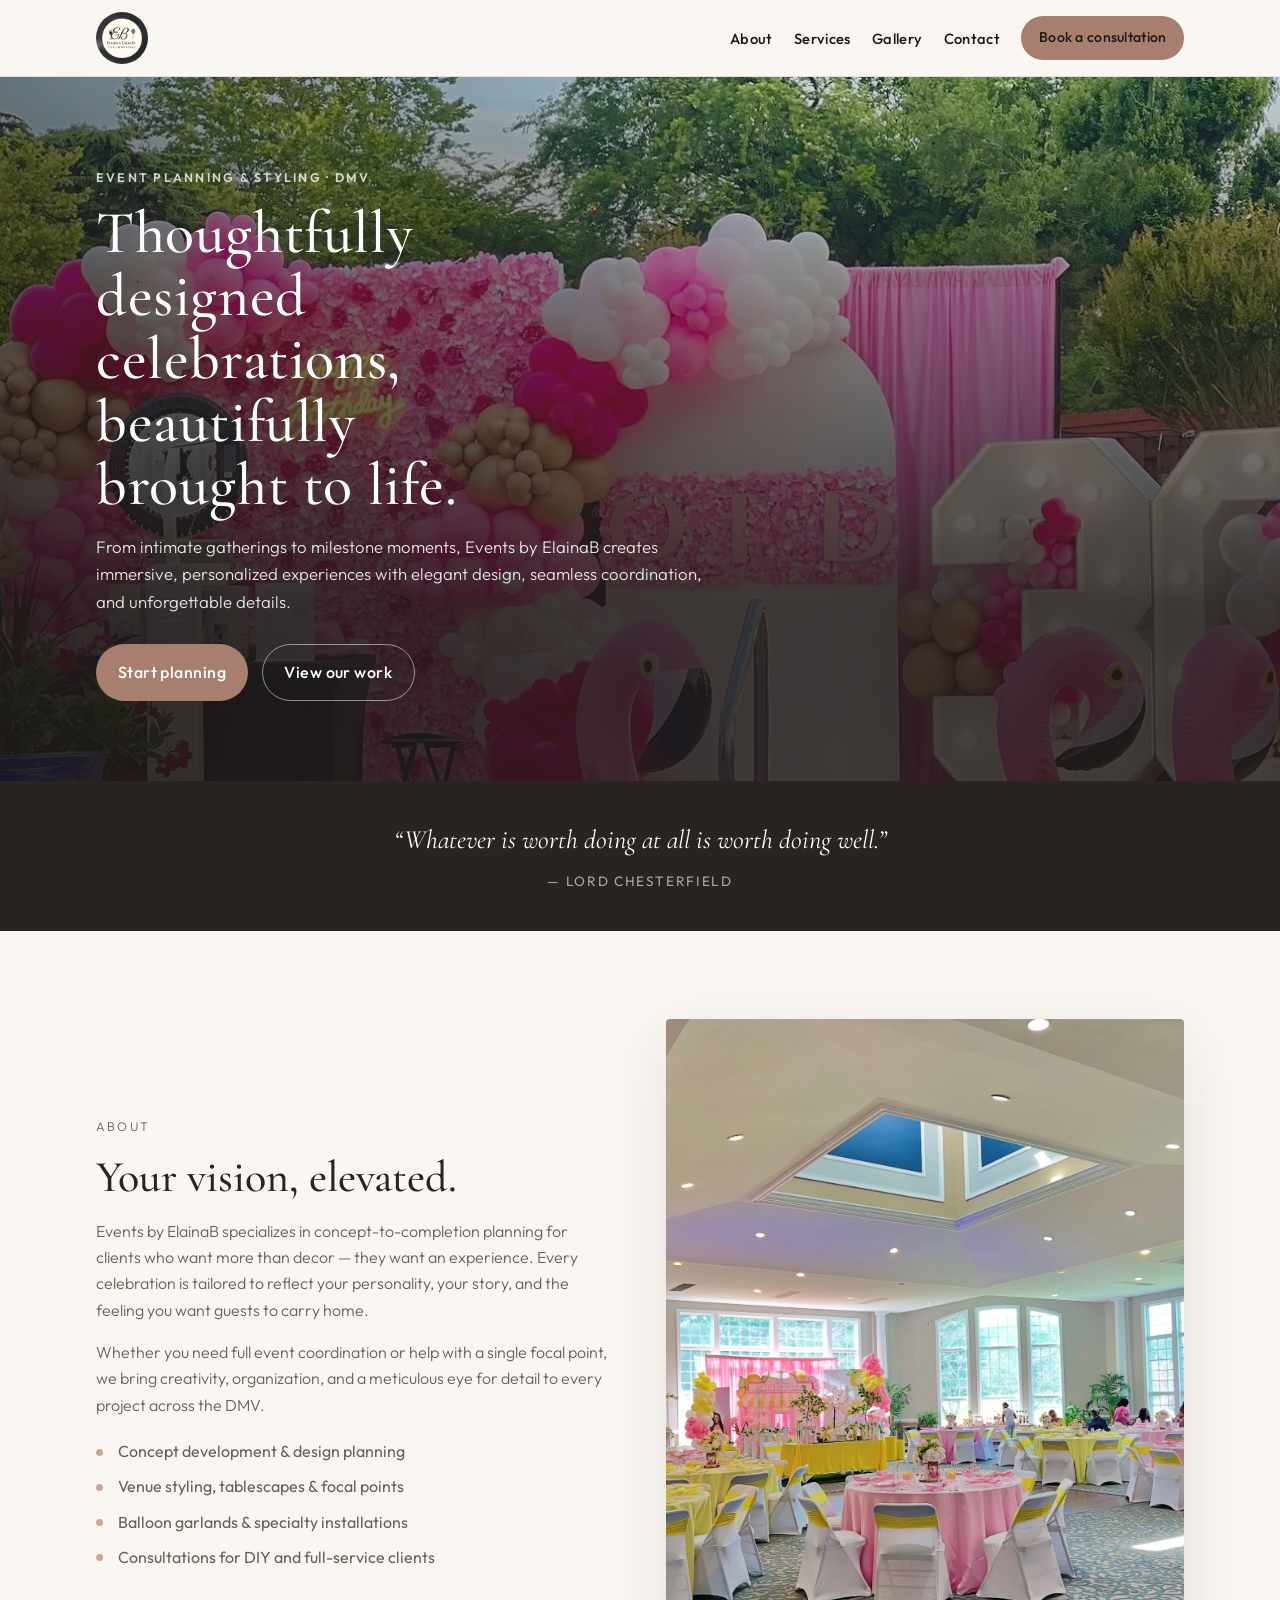
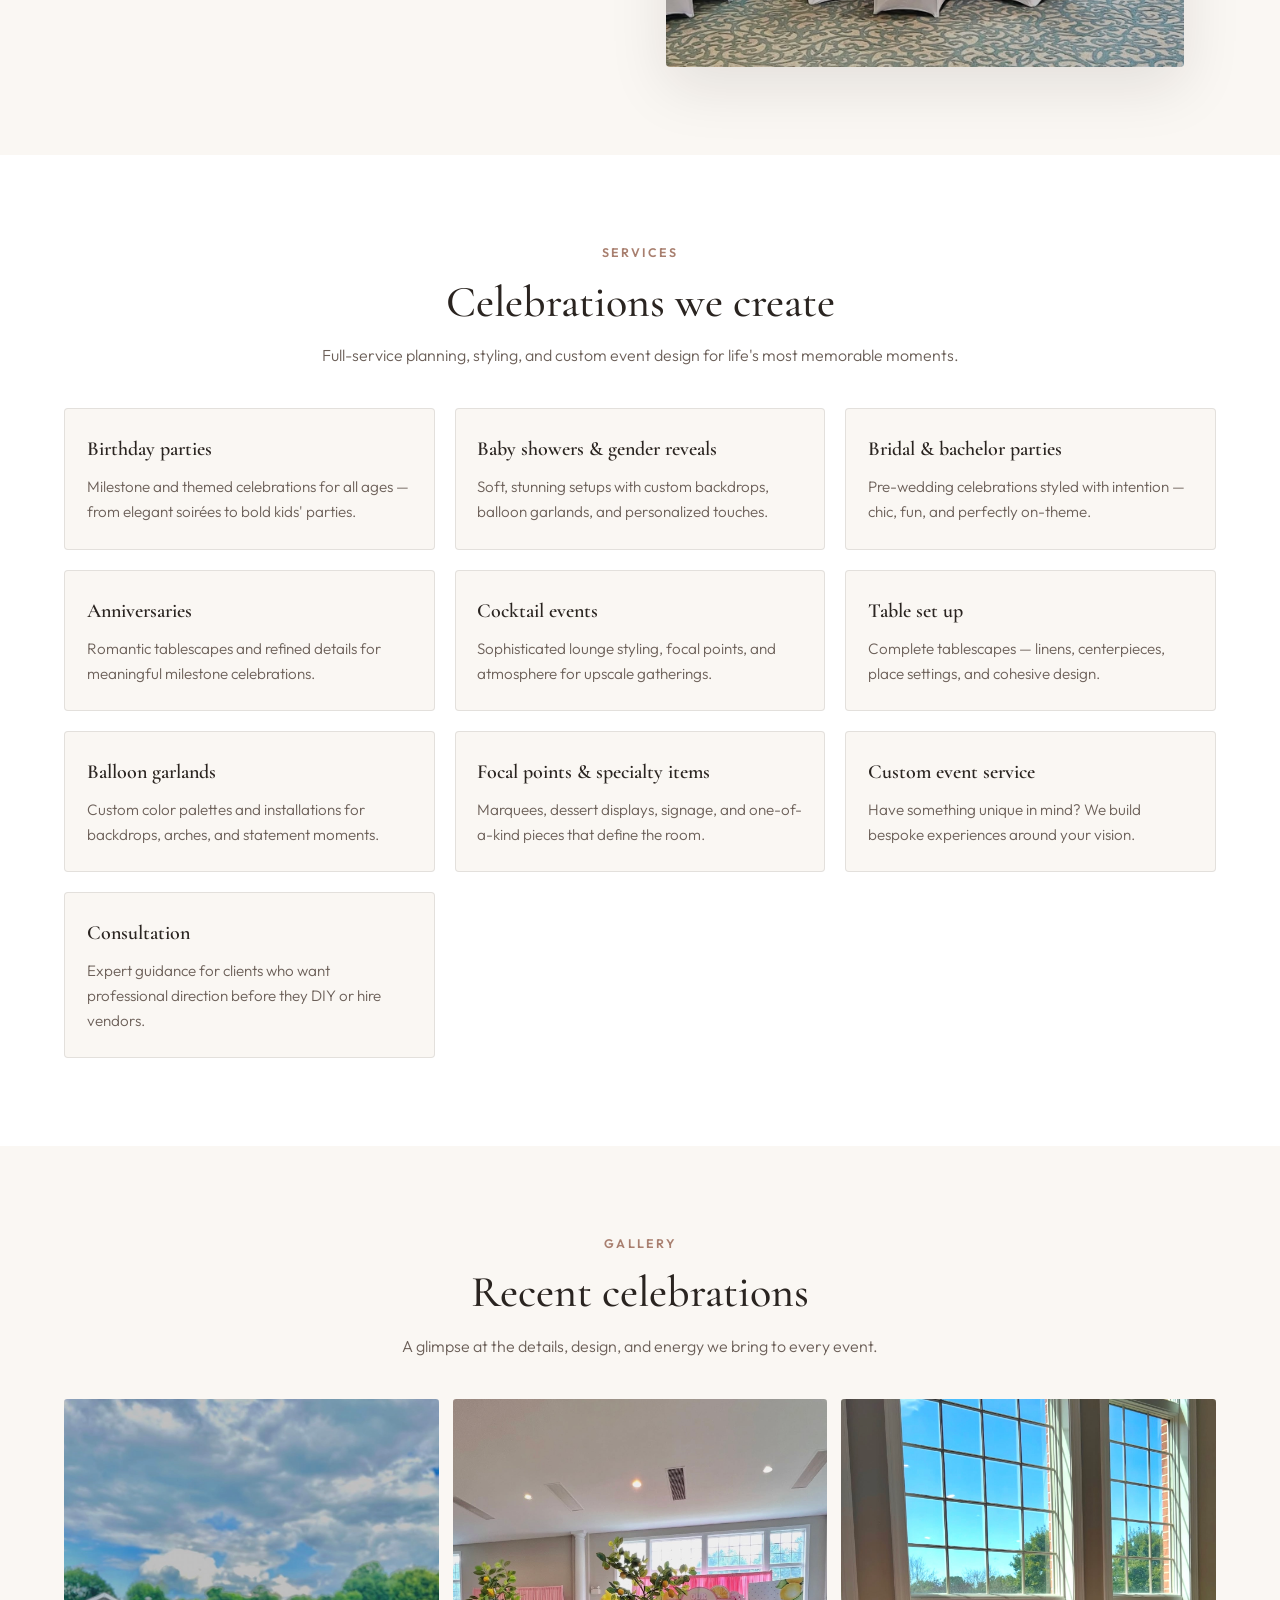
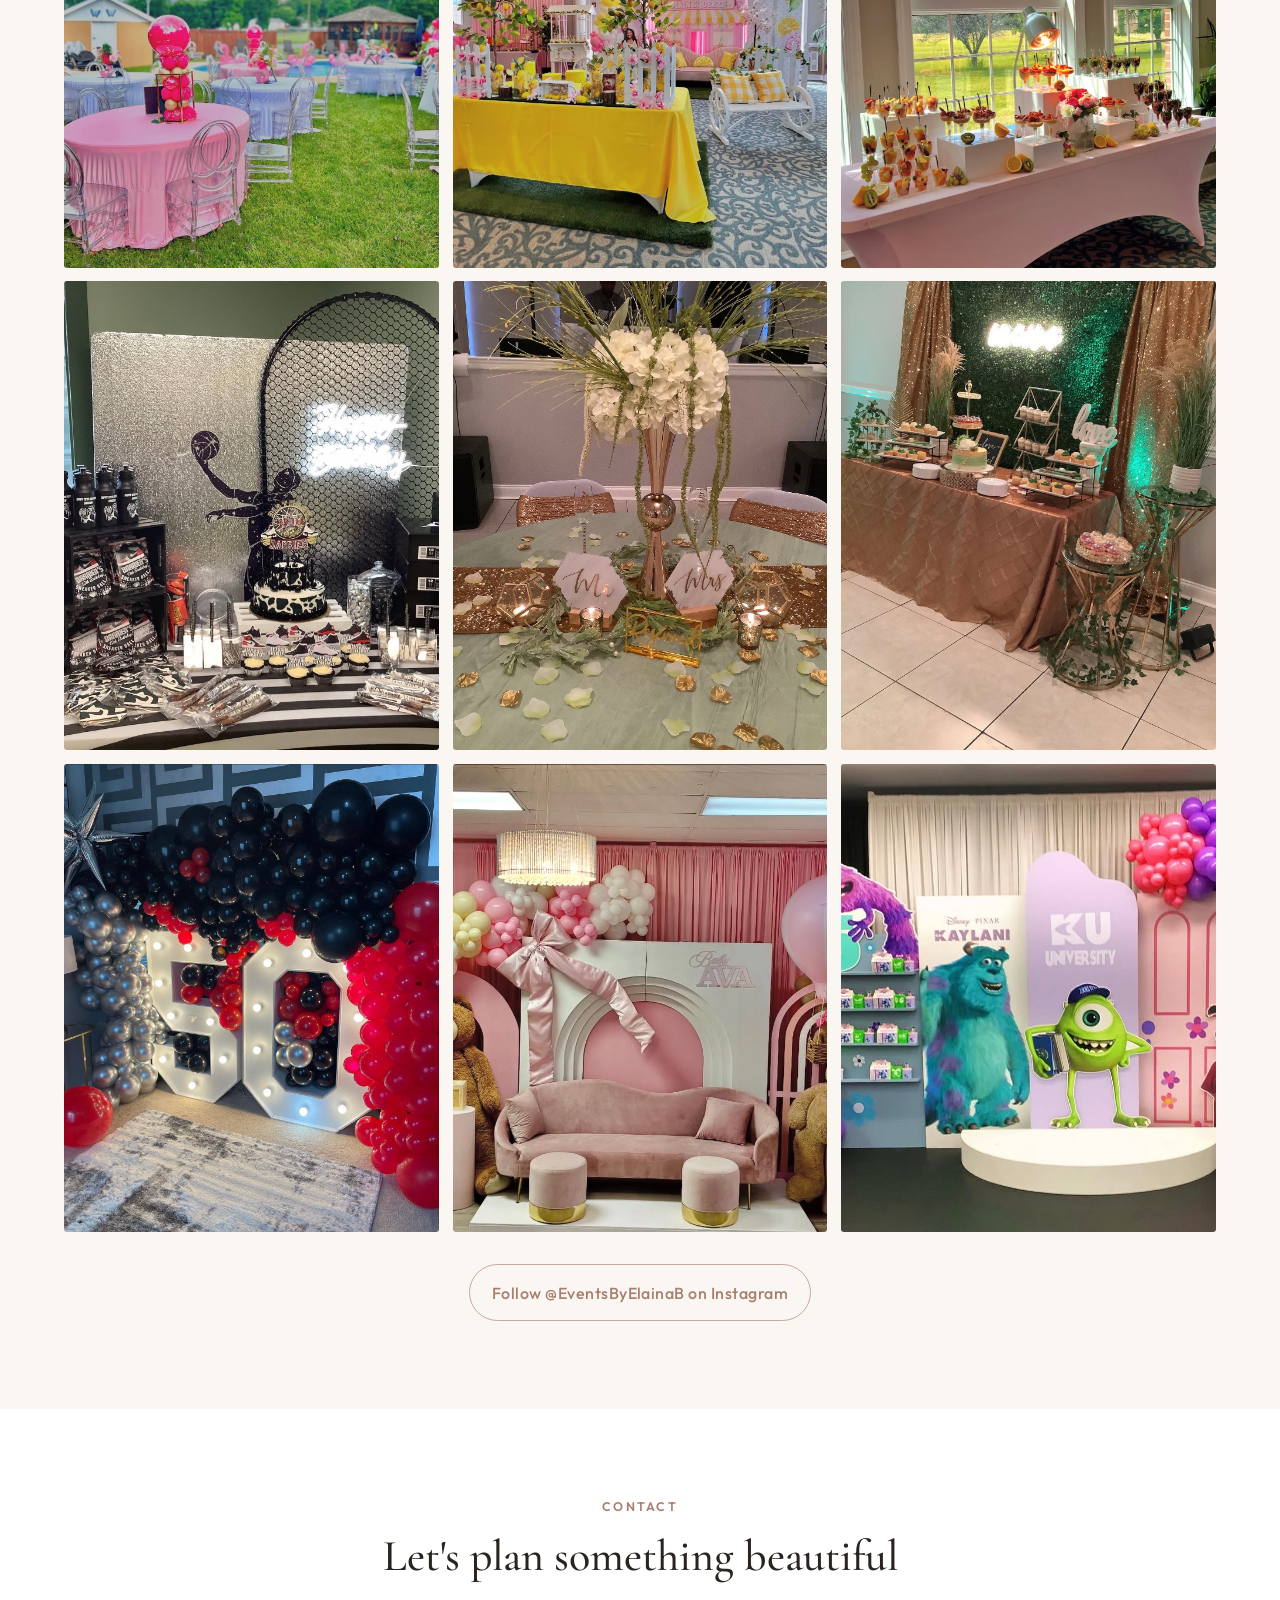
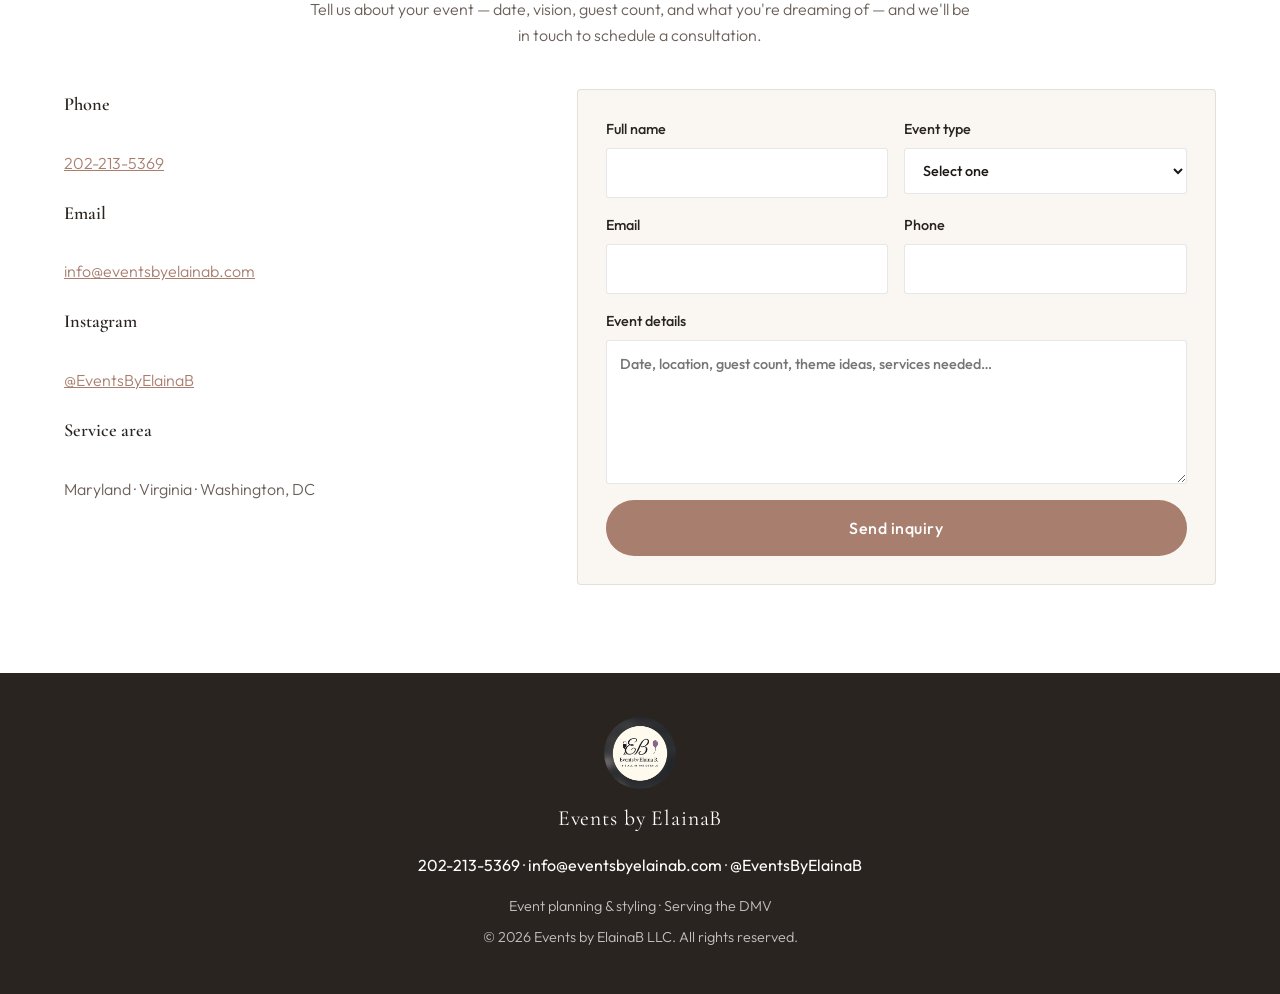
<file: Demo Site ElainaB/index.html>
<!DOCTYPE html>
<html lang="en">
  <head>
    <meta charset="utf-8" />
    <meta name="viewport" content="width=device-width, initial-scale=1" />
    <title>Events by ElainaB | Event Planning in the DMV</title>
    <meta
      name="description"
      content="Full-service event planning and styling in Maryland, Virginia, and Washington, DC. Birthdays, showers, weddings, anniversaries, and custom celebrations."
    />
    <link rel="preconnect" href="https://fonts.googleapis.com" />
    <link rel="preconnect" href="https://fonts.gstatic.com" crossorigin />
    <link
      href="https://fonts.googleapis.com/css2?family=Cormorant+Garamond:ital,wght@0,400;0,500;0,600;0,700;1,400&family=Outfit:wght@300;400;500;600&display=swap"
      rel="stylesheet"
    />
    <link rel="stylesheet" href="styles.css" />
  </head>
  <body>
    <header class="site-header">
      <div class="site-header-inner">
        <button
          type="button"
          class="nav-toggle"
          aria-label="Open menu"
          aria-expanded="false"
          aria-controls="site-nav"
        >
          <span class="nav-toggle-bar"></span>
          <span class="nav-toggle-bar"></span>
          <span class="nav-toggle-bar"></span>
        </button>
        <a class="site-brand" href="#top">
          <img
            class="site-logo"
            src="assets/logo.jpg"
            alt="Events by Elaina B."
            width="120"
            height="120"
          />
        </a>
        <nav class="site-nav" id="site-nav" aria-label="Primary">
          <ul class="site-nav-list">
            <li><a href="#about">About</a></li>
            <li><a href="#services">Services</a></li>
            <li><a href="#gallery">Gallery</a></li>
            <li><a href="#contact">Contact</a></li>
            <li class="site-nav-cta">
              <a class="btn btn-primary" href="#contact">Book a consultation</a>
            </li>
          </ul>
        </nav>
      </div>
    </header>

    <section class="hero" id="top">
      <div class="hero-media" aria-hidden="true">
        <img src="assets/hero/hero.jpg" alt="" width="1290" height="1486" />
      </div>
      <div class="hero-overlay" aria-hidden="true"></div>
      <div class="hero-content">
        <p class="hero-eyebrow">Event planning &amp; styling · DMV</p>
        <h1>Thoughtfully designed celebrations, beautifully brought to life.</h1>
        <p class="hero-lede">
          From intimate gatherings to milestone moments, Events by ElainaB creates immersive,
          personalized experiences with elegant design, seamless coordination, and unforgettable
          details.
        </p>
        <div class="hero-actions">
          <a class="btn btn-primary" href="#contact">Start planning</a>
          <a class="btn btn-secondary" href="#gallery">View our work</a>
        </div>
      </div>
    </section>

    <section class="intro-band" aria-label="Brand promise">
      <p class="intro-quote">
        “Whatever is worth doing at all is worth doing well.”
        <span>— Lord Chesterfield</span>
      </p>
    </section>

    <section class="section section-split" id="about" aria-labelledby="about-heading">
      <div class="section-copy">
        <p class="section-eyebrow">About</p>
        <h2 id="about-heading">Your vision, elevated.</h2>
        <p>
          Events by ElainaB specializes in concept-to-completion planning for clients who want more
          than decor — they want an experience. Every celebration is tailored to reflect your
          personality, your story, and the feeling you want guests to carry home.
        </p>
        <p>
          Whether you need full event coordination or help with a single focal point, we bring
          creativity, organization, and a meticulous eye for detail to every project across the
          DMV.
        </p>
        <ul class="feature-list">
          <li>Concept development &amp; design planning</li>
          <li>Venue styling, tablescapes &amp; focal points</li>
          <li>Balloon garlands &amp; specialty installations</li>
          <li>Consultations for DIY and full-service clients</li>
        </ul>
      </div>
      <figure class="section-media">
        <img
          src="assets/about/about.jpg"
          alt="Elegant ballroom event setup with custom backdrop and table styling"
          width="1290"
          height="1595"
          loading="lazy"
        />
      </figure>
    </section>

    <section class="section section-alt" id="services" aria-labelledby="services-heading">
      <div class="section-intro">
        <p class="section-eyebrow">Services</p>
        <h2 id="services-heading">Celebrations we create</h2>
        <p class="section-lede">
          Full-service planning, styling, and custom event design for life's most memorable moments.
        </p>
      </div>
      <ul class="service-grid">
        <li>
          <h3>Birthday parties</h3>
          <p>Milestone and themed celebrations for all ages — from elegant soirées to bold kids' parties.</p>
        </li>
        <li>
          <h3>Baby showers &amp; gender reveals</h3>
          <p>Soft, stunning setups with custom backdrops, balloon garlands, and personalized touches.</p>
        </li>
        <li>
          <h3>Bridal &amp; bachelor parties</h3>
          <p>Pre-wedding celebrations styled with intention — chic, fun, and perfectly on-theme.</p>
        </li>
        <li>
          <h3>Anniversaries</h3>
          <p>Romantic tablescapes and refined details for meaningful milestone celebrations.</p>
        </li>
        <li>
          <h3>Cocktail events</h3>
          <p>Sophisticated lounge styling, focal points, and atmosphere for upscale gatherings.</p>
        </li>
        <li>
          <h3>Table set up</h3>
          <p>Complete tablescapes — linens, centerpieces, place settings, and cohesive design.</p>
        </li>
        <li>
          <h3>Balloon garlands</h3>
          <p>Custom color palettes and installations for backdrops, arches, and statement moments.</p>
        </li>
        <li>
          <h3>Focal points &amp; specialty items</h3>
          <p>Marquees, dessert displays, signage, and one-of-a-kind pieces that define the room.</p>
        </li>
        <li>
          <h3>Custom event service</h3>
          <p>Have something unique in mind? We build bespoke experiences around your vision.</p>
        </li>
        <li>
          <h3>Consultation</h3>
          <p>Expert guidance for clients who want professional direction before they DIY or hire vendors.</p>
        </li>
      </ul>
    </section>

    <section class="section" id="gallery" aria-labelledby="gallery-heading">
      <div class="section-intro">
        <p class="section-eyebrow">Gallery</p>
        <h2 id="gallery-heading">Recent celebrations</h2>
        <p class="section-lede">
          A glimpse at the details, design, and energy we bring to every event.
        </p>
      </div>
      <ul class="gallery-grid">
        <li>
          <img src="assets/gallery/gallery-01-poolside.jpg" alt="Poolside birthday celebration with floral backdrop and balloon arch" loading="lazy" />
        </li>
        <li>
          <img src="assets/gallery/gallery-02-main-squeeze.jpg" alt="Our Main Squeeze themed shower with lemon backdrop" loading="lazy" />
        </li>
        <li>
          <img src="assets/gallery/gallery-03-catering.jpg" alt="Elegant pink catering display with fresh fruit" loading="lazy" />
        </li>
        <li>
          <img src="assets/gallery/gallery-04-sneaker-ball.jpg" alt="Sneaker Ball themed birthday dessert table" loading="lazy" />
        </li>
        <li>
          <img src="assets/gallery/gallery-05-wedding-table.jpg" alt="Wedding sweetheart table with floral centerpiece" loading="lazy" />
        </li>
        <li>
          <img src="assets/gallery/gallery-06-dessert-station.jpg" alt="Wedding dessert station with hedge wall backdrop" loading="lazy" />
        </li>
        <li>
          <img src="assets/gallery/gallery-07-50th-birthday.jpg" alt="50th birthday celebration with marquee number and balloons" loading="lazy" />
        </li>
        <li>
          <img src="assets/gallery/gallery-08-baby-shower.jpg" alt="Baby shower with teddy bear balloon backdrop" loading="lazy" />
        </li>
        <li>
          <img src="assets/gallery/gallery-09-kids-party.jpg" alt="Monsters Inc themed kids birthday party setup" loading="lazy" />
        </li>
      </ul>
      <p class="gallery-cta">
        <a
          class="btn btn-outline"
          href="https://www.instagram.com/EventsByElainaB/"
          target="_blank"
          rel="noopener noreferrer"
        >
          Follow @EventsByElainaB on Instagram
        </a>
      </p>
    </section>

    <section class="section section-alt section-contact" id="contact" aria-labelledby="contact-heading">
      <div class="section-intro">
        <p class="section-eyebrow">Contact</p>
        <h2 id="contact-heading">Let's plan something beautiful</h2>
        <p class="section-lede">
          Tell us about your event — date, vision, guest count, and what you're dreaming of — and
          we'll be in touch to schedule a consultation.
        </p>
      </div>

      <div class="contact-layout">
        <div class="contact-details">
          <p>
            <strong>Phone</strong><br />
            <a href="tel:+12022135369">202-213-5369</a>
          </p>
          <p>
            <strong>Email</strong><br />
            <a href="mailto:info@eventsbyelainab.com">info@eventsbyelainab.com</a>
          </p>
          <p>
            <strong>Instagram</strong><br />
            <a href="https://www.instagram.com/EventsByElainaB/" target="_blank" rel="noopener noreferrer">@EventsByElainaB</a>
          </p>
          <p><strong>Service area</strong><br />Maryland · Virginia · Washington, DC</p>
        </div>

        <form class="contact-form" id="contact-form" novalidate>
          <label>
            Full name
            <input type="text" name="name" autocomplete="name" required />
          </label>
          <label>
            Event type
            <select name="event_type" required>
              <option value="">Select one</option>
              <option value="Birthday party">Birthday party</option>
              <option value="Baby shower / Gender reveal">Baby shower / Gender reveal</option>
              <option value="Bridal / Bachelor party">Bridal / Bachelor party</option>
              <option value="Anniversary">Anniversary</option>
              <option value="Cocktail event">Cocktail event</option>
              <option value="Consultation">Consultation</option>
              <option value="Custom event">Custom event</option>
            </select>
          </label>
          <label>
            Email
            <input type="email" name="email" autocomplete="email" required />
          </label>
          <label>
            Phone
            <input type="tel" name="phone" autocomplete="tel" />
          </label>
          <label class="full">
            Event details
            <textarea
              name="message"
              rows="5"
              placeholder="Date, location, guest count, theme ideas, services needed…"
              required
            ></textarea>
          </label>
          <button type="submit" class="btn btn-primary">Send inquiry</button>
          <p class="form-note" id="form-note" hidden></p>
        </form>
      </div>
    </section>

    <footer class="site-footer">
      <div class="site-footer-inner">
        <img class="footer-logo" src="assets/logo.jpg" alt="Events by Elaina B." width="88" height="88" />
        <p class="footer-brand">Events by ElainaB</p>
        <p>
          <a href="tel:+12022135369">202-213-5369</a>
          ·
          <a href="mailto:info@eventsbyelainab.com">info@eventsbyelainab.com</a>
          ·
          <a href="https://www.instagram.com/EventsByElainaB/" target="_blank" rel="noopener noreferrer">@EventsByElainaB</a>
        </p>
        <p class="footer-meta">Event planning &amp; styling · Serving the DMV</p>
        <p class="footer-copy">&copy; <span id="year"></span> Events by ElainaB LLC. All rights reserved.</p>
      </div>
    </footer>

    <script src="app.js"></script>
  </body>
</html>
</file>
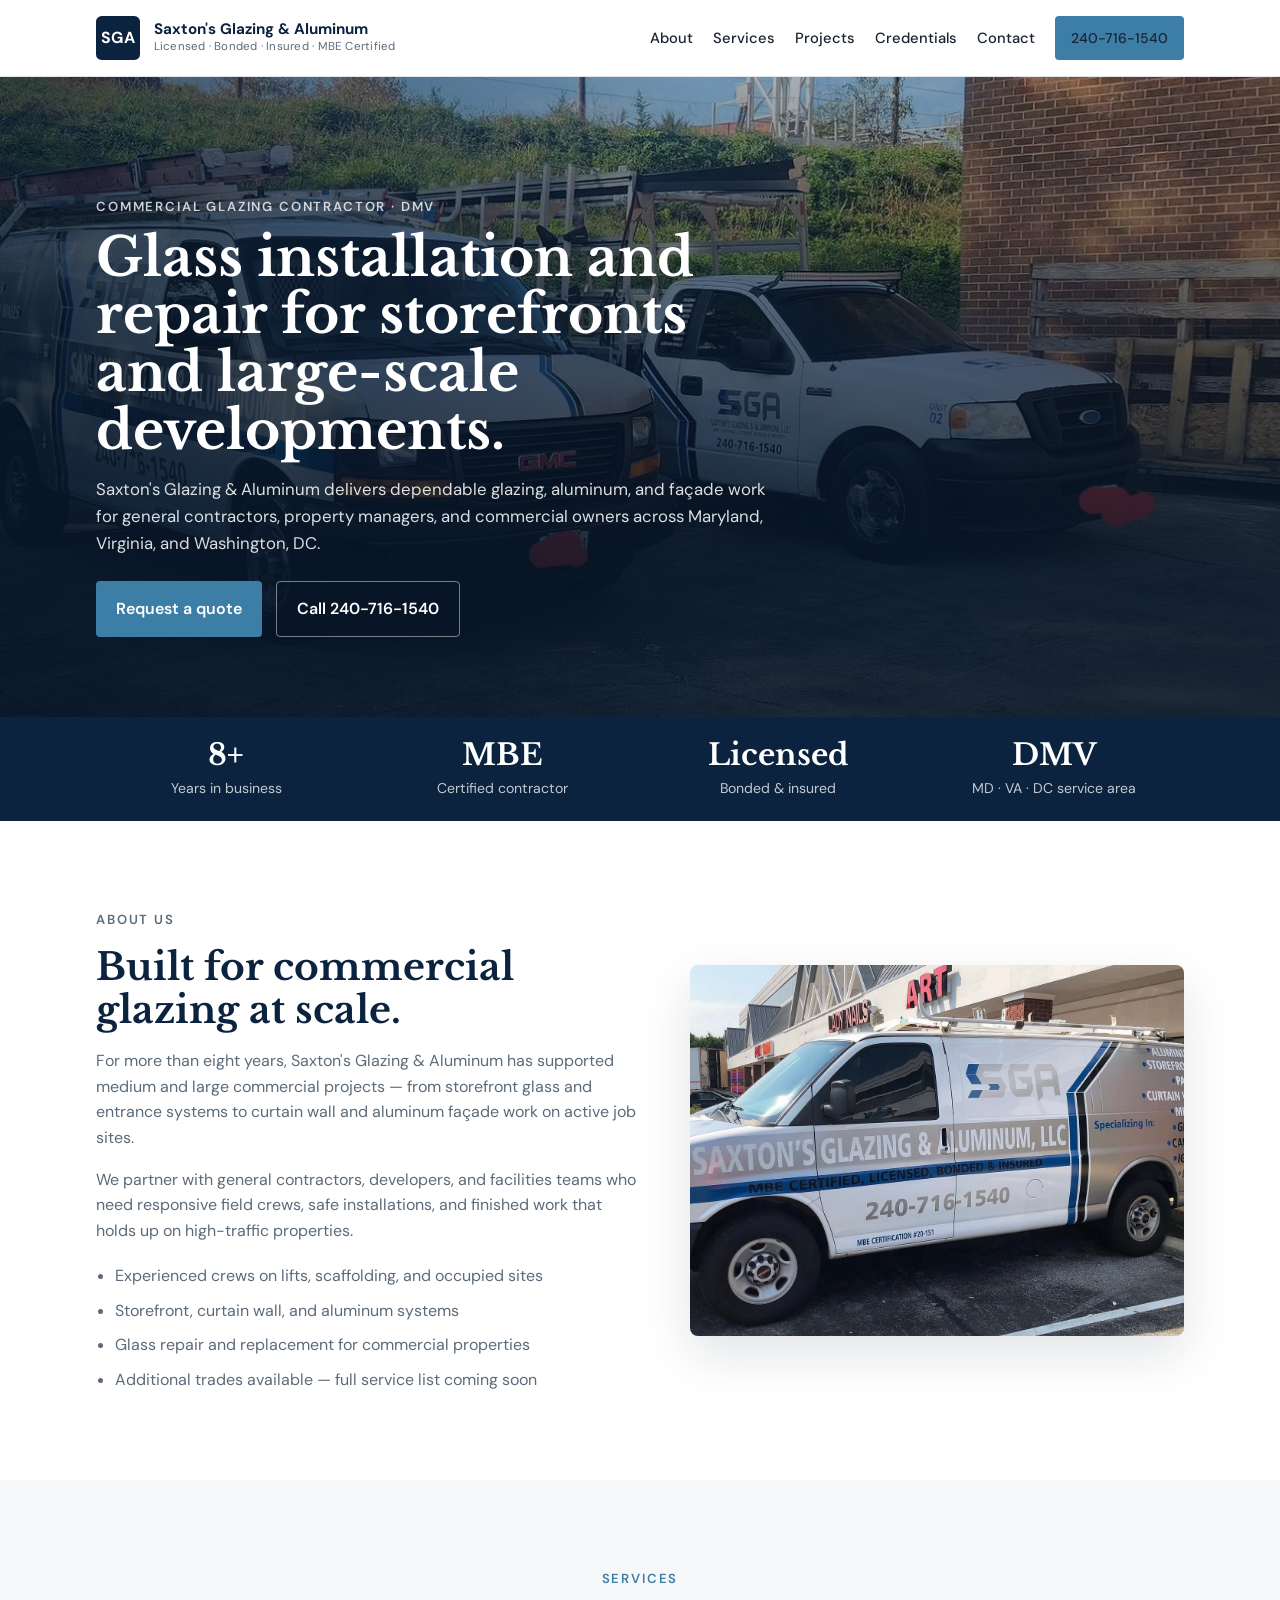
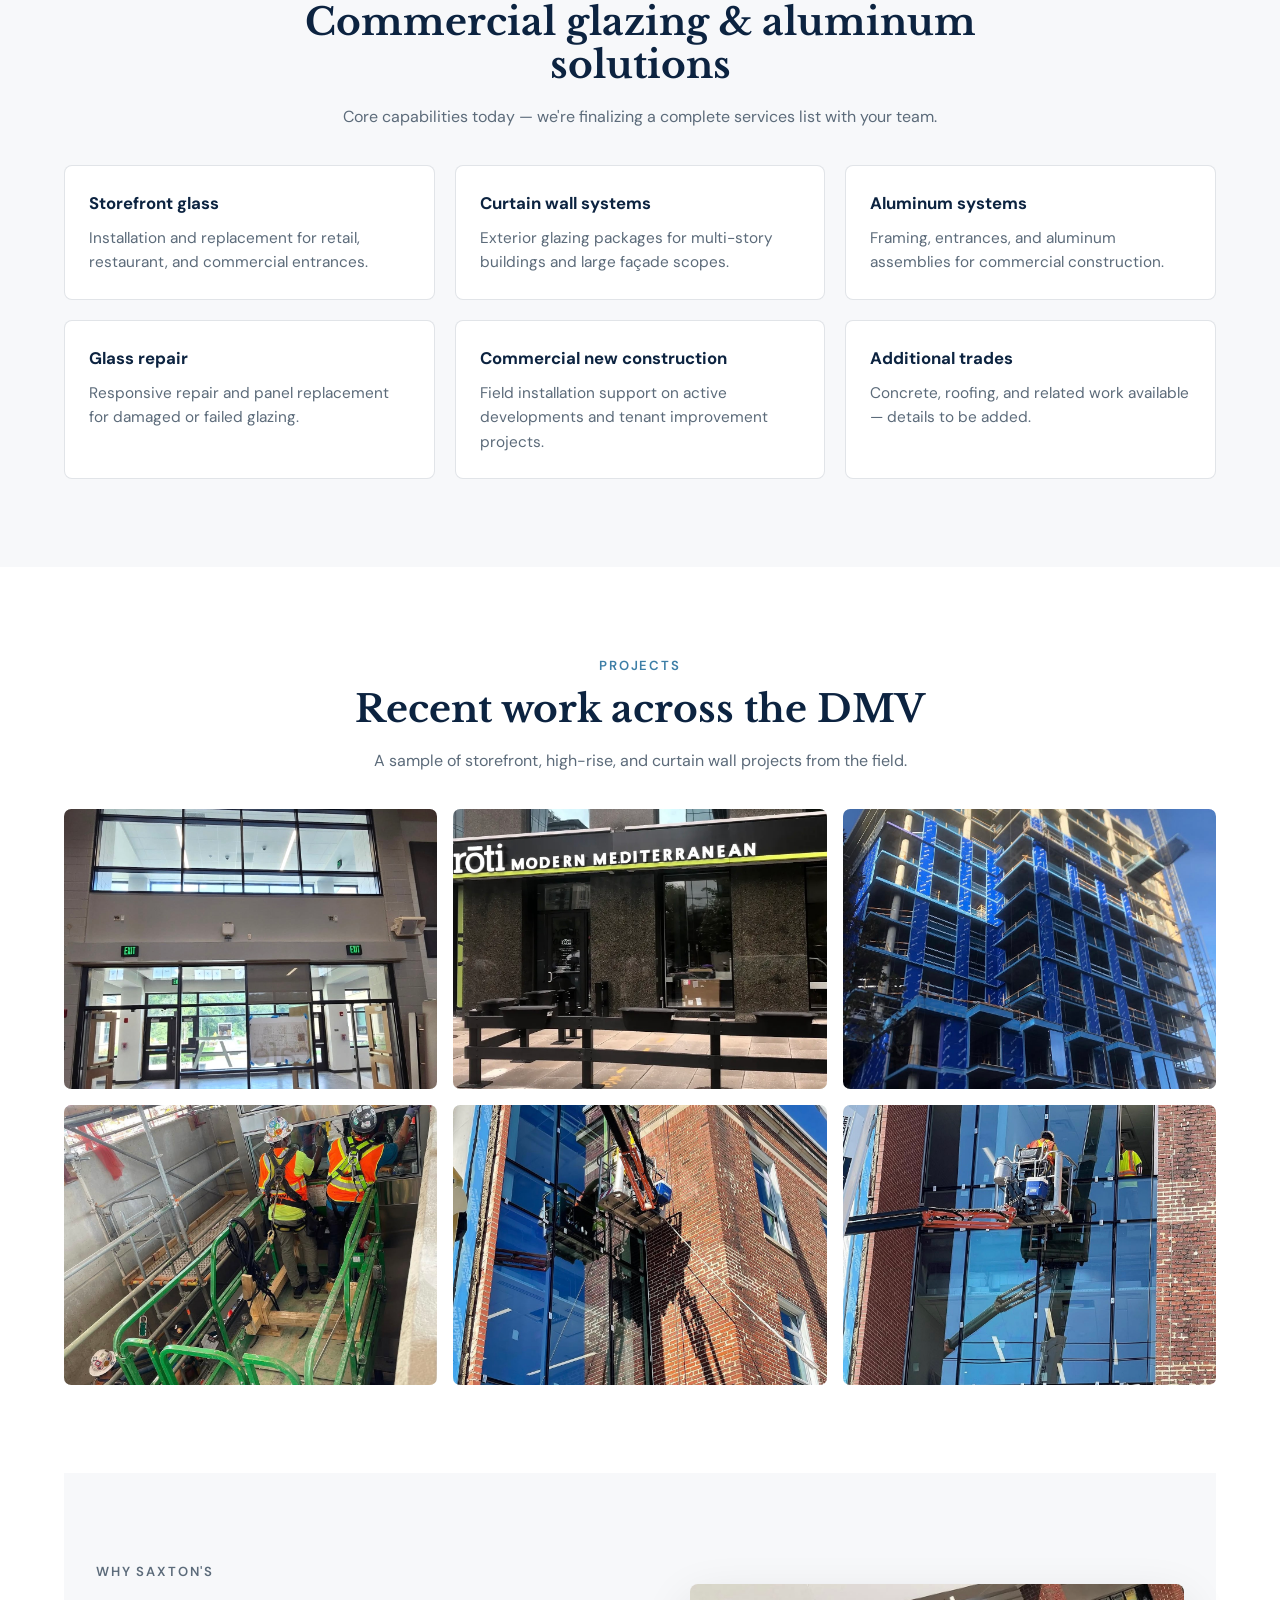
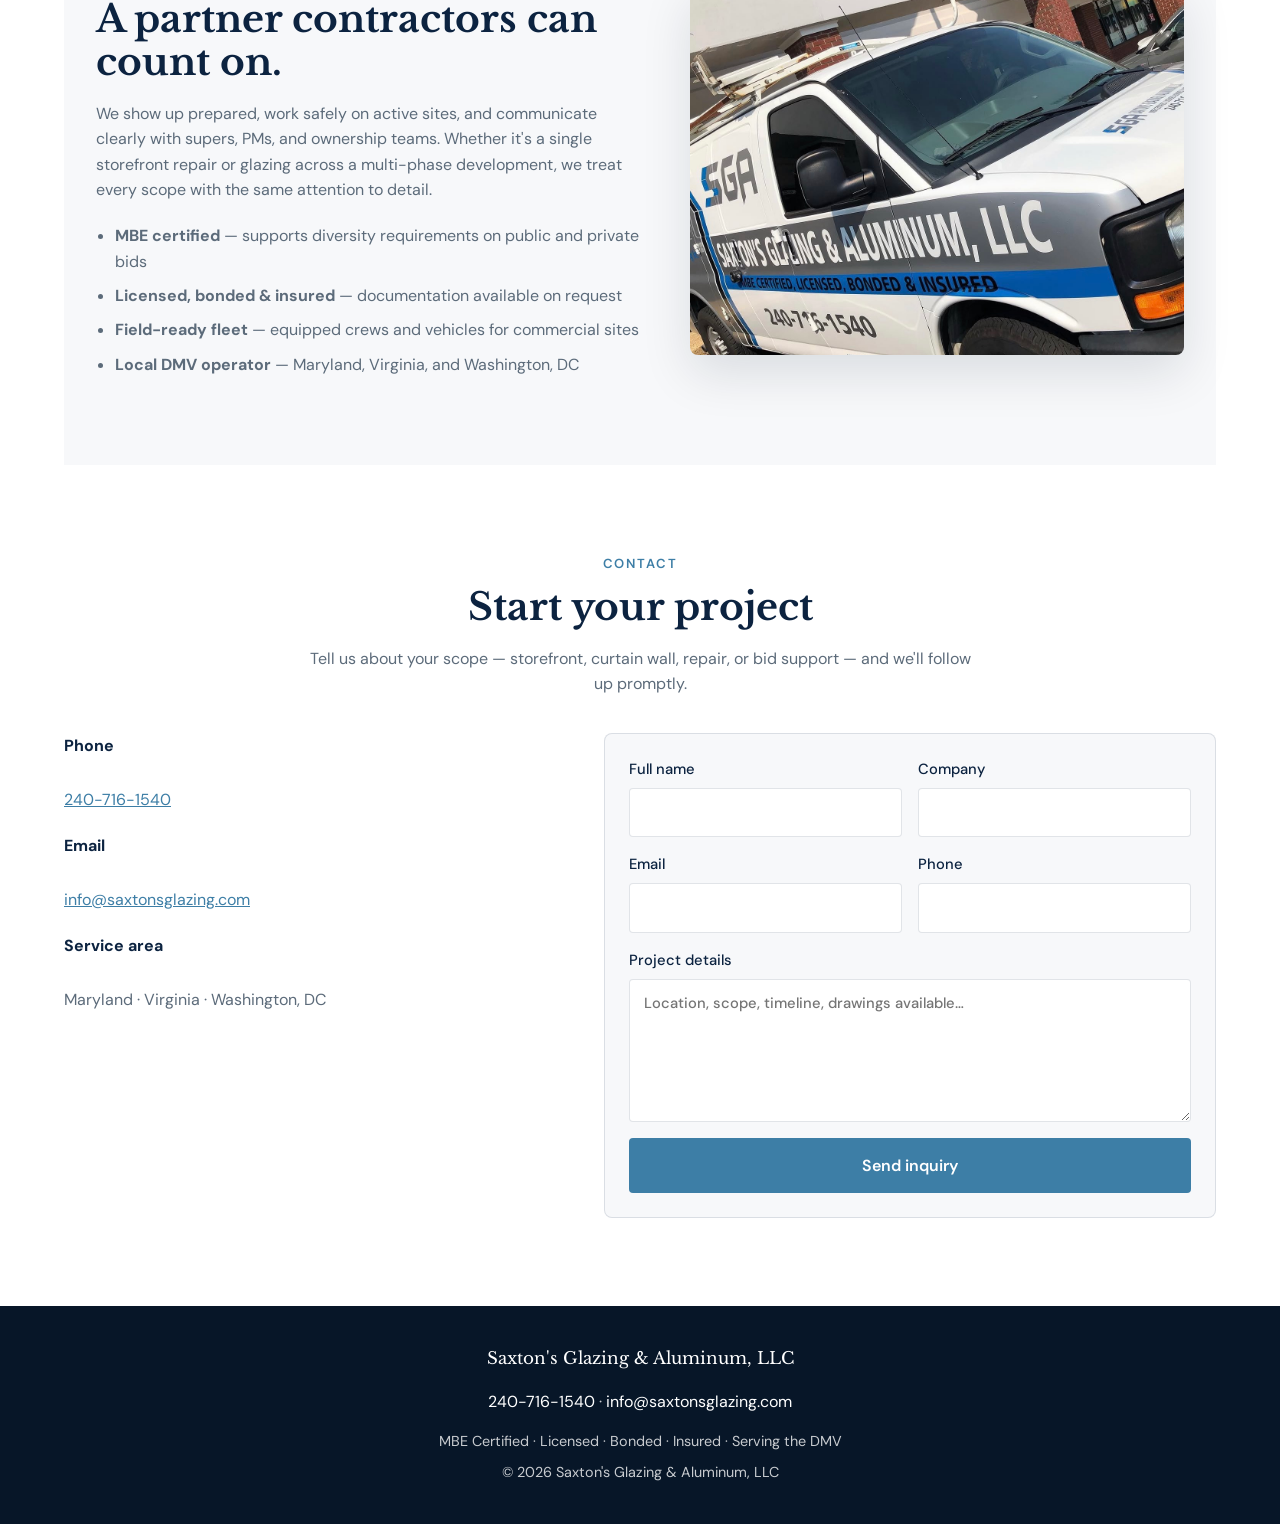
<file: Demo Site SaxtonsGlazingLLC/index.html>
<!DOCTYPE html>
<html lang="en">
  <head>
    <meta charset="utf-8" />
    <meta name="viewport" content="width=device-width, initial-scale=1" />
    <title>Saxton's Glazing &amp; Aluminum | Commercial Glass &amp; Storefront Contractor</title>
    <meta
      name="description"
      content="Licensed commercial glazing contractor serving the DMV. Storefront glass, curtain wall, aluminum systems, and glass repair for medium to large developments."
    />
    <link rel="preconnect" href="https://fonts.googleapis.com" />
    <link rel="preconnect" href="https://fonts.gstatic.com" crossorigin />
    <link
      href="https://fonts.googleapis.com/css2?family=DM+Sans:ital,opsz,wght@0,9..40,400;0,9..40,500;0,9..40,600;0,9..40,700&family=Libre+Baskerville:wght@400;700&display=swap"
      rel="stylesheet"
    />
    <link rel="stylesheet" href="styles.css" />
  </head>
  <body>
    <header class="site-header">
      <div class="site-header-inner">
        <button
          type="button"
          class="nav-toggle"
          aria-label="Open menu"
          aria-expanded="false"
          aria-controls="site-nav"
        >
          <span class="nav-toggle-bar"></span>
          <span class="nav-toggle-bar"></span>
          <span class="nav-toggle-bar"></span>
        </button>
        <a class="site-brand" href="#top">
          <span class="site-brand-mark">SGA</span>
          <span class="site-brand-text">
            <strong>Saxton's Glazing &amp; Aluminum</strong>
            <small>Licensed · Bonded · Insured · MBE Certified</small>
          </span>
        </a>
        <nav class="site-nav" id="site-nav" aria-label="Primary">
          <ul class="site-nav-list">
            <li><a href="#about">About</a></li>
            <li><a href="#services">Services</a></li>
            <li><a href="#projects">Projects</a></li>
            <li><a href="#credentials">Credentials</a></li>
            <li><a href="#contact">Contact</a></li>
            <li class="site-nav-cta">
              <a class="btn btn-primary" href="tel:+12407161540">240-716-1540</a>
            </li>
          </ul>
        </nav>
      </div>
    </header>

    <section class="hero" id="top">
      <div class="hero-media" aria-hidden="true">
        <img src="assets/hero/fleet.jpg" alt="" width="1920" height="1080" />
      </div>
      <div class="hero-overlay" aria-hidden="true"></div>
      <div class="hero-content">
        <p class="hero-eyebrow">Commercial glazing contractor · DMV</p>
        <h1>Glass installation and repair for storefronts and large-scale developments.</h1>
        <p class="hero-lede">
          Saxton's Glazing &amp; Aluminum delivers dependable glazing, aluminum, and façade work for
          general contractors, property managers, and commercial owners across Maryland, Virginia,
          and Washington, DC.
        </p>
        <div class="hero-actions">
          <a class="btn btn-primary" href="#contact">Request a quote</a>
          <a class="btn btn-secondary" href="tel:+12407161540">Call 240-716-1540</a>
        </div>
      </div>
    </section>

    <section class="stats-band" aria-label="Company highlights">
      <ul class="stats-list">
        <li>
          <strong>8+</strong>
          <span>Years in business</span>
        </li>
        <li>
          <strong>MBE</strong>
          <span>Certified contractor</span>
        </li>
        <li>
          <strong>Licensed</strong>
          <span>Bonded &amp; insured</span>
        </li>
        <li>
          <strong>DMV</strong>
          <span>MD · VA · DC service area</span>
        </li>
      </ul>
    </section>

    <section class="section section-split" id="about" aria-labelledby="about-heading">
      <div class="section-copy">
        <p class="section-eyebrow">About us</p>
        <h2 id="about-heading">Built for commercial glazing at scale.</h2>
        <p>
          For more than eight years, Saxton's Glazing &amp; Aluminum has supported medium and large
          commercial projects — from storefront glass and entrance systems to curtain wall and
          aluminum façade work on active job sites.
        </p>
        <p>
          We partner with general contractors, developers, and facilities teams who need responsive
          field crews, safe installations, and finished work that holds up on high-traffic
          properties.
        </p>
        <ul class="check-list">
          <li>Experienced crews on lifts, scaffolding, and occupied sites</li>
          <li>Storefront, curtain wall, and aluminum systems</li>
          <li>Glass repair and replacement for commercial properties</li>
          <li>Additional trades available — full service list coming soon</li>
        </ul>
      </div>
      <figure class="section-media">
        <img
          src="assets/about-fleet.jpg"
          alt="Saxton's Glazing &amp; Aluminum branded service vehicles"
          width="1200"
          height="900"
          loading="lazy"
        />
      </figure>
    </section>

    <section class="section section-alt" id="services" aria-labelledby="services-heading">
      <div class="section-intro">
        <p class="section-eyebrow">Services</p>
        <h2 id="services-heading">Commercial glazing &amp; aluminum solutions</h2>
        <p class="section-lede">
          Core capabilities today — we're finalizing a complete services list with your team.
        </p>
      </div>
      <ul class="service-grid">
        <li>
          <h3>Storefront glass</h3>
          <p>Installation and replacement for retail, restaurant, and commercial entrances.</p>
        </li>
        <li>
          <h3>Curtain wall systems</h3>
          <p>Exterior glazing packages for multi-story buildings and large façade scopes.</p>
        </li>
        <li>
          <h3>Aluminum systems</h3>
          <p>Framing, entrances, and aluminum assemblies for commercial construction.</p>
        </li>
        <li>
          <h3>Glass repair</h3>
          <p>Responsive repair and panel replacement for damaged or failed glazing.</p>
        </li>
        <li>
          <h3>Commercial new construction</h3>
          <p>Field installation support on active developments and tenant improvement projects.</p>
        </li>
        <li>
          <h3>Additional trades</h3>
          <p>Concrete, roofing, and related work available — details to be added.</p>
        </li>
      </ul>
    </section>

    <section class="section" id="projects" aria-labelledby="projects-heading">
      <div class="section-intro">
        <p class="section-eyebrow">Projects</p>
        <h2 id="projects-heading">Recent work across the DMV</h2>
        <p class="section-lede">
          A sample of storefront, high-rise, and curtain wall projects from the field.
        </p>
      </div>
      <ul class="project-grid">
        <li>
          <img src="assets/gallery/project-01-entry.jpg" alt="Completed commercial glass entryway" loading="lazy" />
        </li>
        <li>
          <img src="assets/gallery/project-03-storefront.jpg" alt="Storefront glazing installation" loading="lazy" />
        </li>
        <li>
          <img src="assets/gallery/project-05-highrise.jpg" alt="High-rise commercial glazing" loading="lazy" />
        </li>
        <li>
          <img src="assets/gallery/project-08-install.jpg" alt="Glazing installation on aerial lift" loading="lazy" />
        </li>
        <li>
          <img src="assets/gallery/project-10-curtainwall.jpg" alt="Curtain wall installation on brick building" loading="lazy" />
        </li>
        <li>
          <img src="assets/gallery/project-11-curtainwall.jpg" alt="Commercial curtain wall project" loading="lazy" />
        </li>
      </ul>
    </section>

    <section class="section section-alt section-split" id="credentials" aria-labelledby="credentials-heading">
      <div class="section-copy">
        <p class="section-eyebrow">Why Saxton's</p>
        <h2 id="credentials-heading">A partner contractors can count on.</h2>
        <p>
          We show up prepared, work safely on active sites, and communicate clearly with supers,
          PMs, and ownership teams. Whether it's a single storefront repair or glazing across a
          multi-phase development, we treat every scope with the same attention to detail.
        </p>
        <ul class="credential-list">
          <li><strong>MBE certified</strong> — supports diversity requirements on public and private bids</li>
          <li><strong>Licensed, bonded &amp; insured</strong> — documentation available on request</li>
          <li><strong>Field-ready fleet</strong> — equipped crews and vehicles for commercial sites</li>
          <li><strong>Local DMV operator</strong> — Maryland, Virginia, and Washington, DC</li>
        </ul>
      </div>
      <figure class="section-media logo-panel">
        <img
          src="assets/logo-brand.jpg"
          alt="Saxton's Glazing &amp; Aluminum company branding on service vehicle"
          width="1200"
          height="900"
          loading="lazy"
        />
      </figure>
    </section>

    <section class="section" id="contact" aria-labelledby="contact-heading">
      <div class="section-intro">
        <p class="section-eyebrow">Contact</p>
        <h2 id="contact-heading">Start your project</h2>
        <p class="section-lede">
          Tell us about your scope — storefront, curtain wall, repair, or bid support — and we'll
          follow up promptly.
        </p>
      </div>

      <div class="contact-layout">
        <div class="contact-details">
          <p><strong>Phone</strong><br /><a href="tel:+12407161540">240-716-1540</a></p>
          <p>
            <strong>Email</strong><br />
            <a href="mailto:info@saxtonsglazing.com">info@saxtonsglazing.com</a>
          </p>
          <p><strong>Service area</strong><br />Maryland · Virginia · Washington, DC</p>
        </div>

        <form class="contact-form" id="contact-form" novalidate>
          <label>
            Full name
            <input type="text" name="name" autocomplete="name" required />
          </label>
          <label>
            Company
            <input type="text" name="company" autocomplete="organization" required />
          </label>
          <label>
            Email
            <input type="email" name="email" autocomplete="email" required />
          </label>
          <label>
            Phone
            <input type="tel" name="phone" autocomplete="tel" />
          </label>
          <label class="full">
            Project details
            <textarea
              name="message"
              rows="5"
              placeholder="Location, scope, timeline, drawings available…"
              required
            ></textarea>
          </label>
          <button type="submit" class="btn btn-primary">Send inquiry</button>
          <p class="form-note" id="form-note" hidden></p>
        </form>
      </div>
    </section>

    <footer class="site-footer">
      <div class="site-footer-inner">
        <p class="footer-brand">Saxton's Glazing &amp; Aluminum, LLC</p>
        <p>
          <a href="tel:+12407161540">240-716-1540</a>
          ·
          <a href="mailto:info@saxtonsglazing.com">info@saxtonsglazing.com</a>
        </p>
        <p class="footer-meta">MBE Certified · Licensed · Bonded · Insured · Serving the DMV</p>
        <p class="footer-copy">&copy; <span id="year"></span> Saxton's Glazing &amp; Aluminum, LLC</p>
      </div>
    </footer>

    <script src="app.js"></script>
  </body>
</html>
</file>
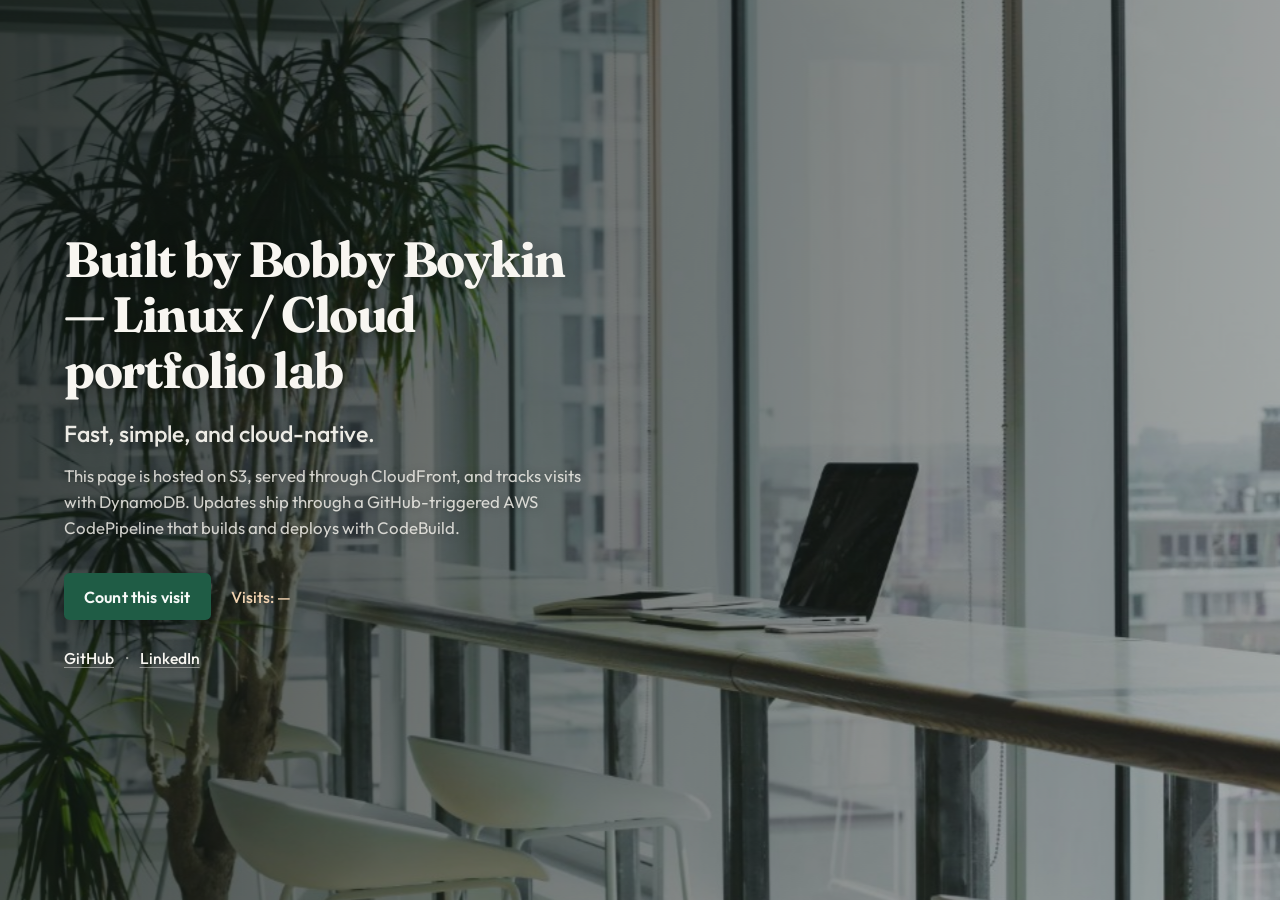
<file: project-3-static-site/site/index.html>
<!DOCTYPE html>
<html lang="en">
  <head>
    <meta charset="utf-8" />
    <meta name="viewport" content="width=device-width, initial-scale=1" />
    <title>Bobby Boykin — Linux / Cloud portfolio lab</title>
    <link rel="preconnect" href="https://fonts.googleapis.com" />
    <link rel="preconnect" href="https://fonts.gstatic.com" crossorigin />
    <link
      href="https://fonts.googleapis.com/css2?family=Fraunces:opsz,wght@9..144,500;9..144,700&family=Outfit:wght@400;500;600&display=swap"
      rel="stylesheet"
    />
    <link rel="stylesheet" href="styles.css" />
  </head>
  <body>
    <div class="atmosphere" aria-hidden="true"></div>
    <main class="hero">
      <p class="brand">Built by Bobby Boykin — Linux / Cloud portfolio lab</p>
      <h1>Fast, simple, and cloud-native.</h1>
      <p class="lede">
        This page is hosted on S3, served through CloudFront, and tracks visits with DynamoDB. Updates ship through a GitHub-triggered AWS CodePipeline that builds and deploys with CodeBuild.
      </p>
      <div class="cta">
        <button type="button" id="count-btn">Count this visit</button>
        <p class="count-line" id="count-line" aria-live="polite">Visits: —</p>
      </div>
      <p class="links">
        <a href="https://github.com/mrbobbyboykin/Projects" target="_blank" rel="noopener noreferrer">GitHub</a>
        <span class="link-sep" aria-hidden="true">·</span>
        <a href="https://www.linkedin.com/in/bobbyboykin" target="_blank" rel="noopener noreferrer">LinkedIn</a>
      </p>
    </main>
    <script src="app.js"></script>
  </body>
</html>
</file>
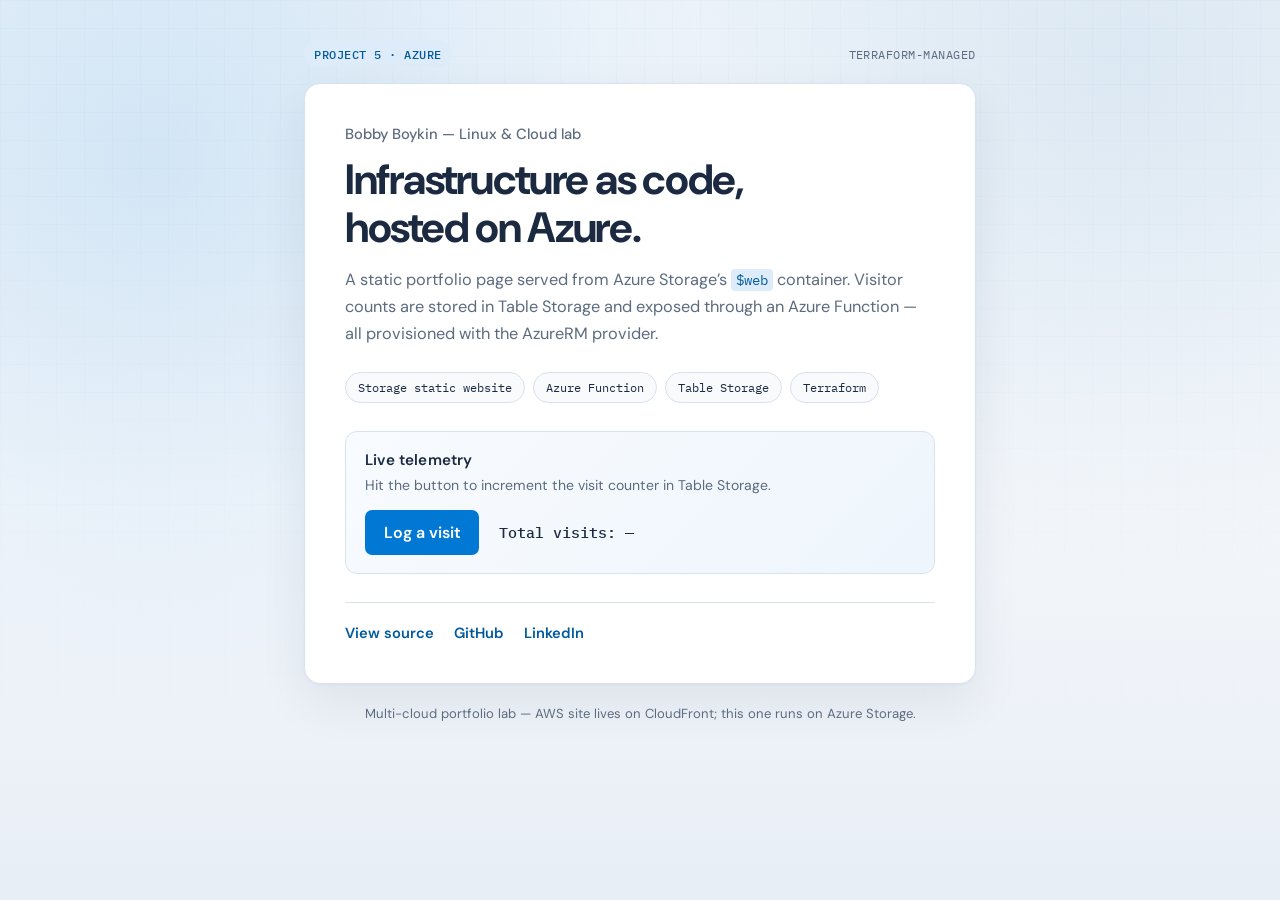
<file: project-5-azure-static-site/site/index.html>
<!DOCTYPE html>
<html lang="en">
  <head>
    <meta charset="utf-8" />
    <meta name="viewport" content="width=device-width, initial-scale=1" />
    <title>Bobby Boykin — Azure static web lab</title>
    <link rel="preconnect" href="https://fonts.googleapis.com" />
    <link rel="preconnect" href="https://fonts.gstatic.com" crossorigin />
    <link
      href="https://fonts.googleapis.com/css2?family=DM+Sans:ital,opsz,wght@0,9..40,400;0,9..40,500;0,9..40,600;0,9..40,700&family=IBM+Plex+Mono:wght@400;500&display=swap"
      rel="stylesheet"
    />
    <link rel="stylesheet" href="styles.css" />
  </head>
  <body>
    <div class="backdrop" aria-hidden="true"></div>
    <div class="page">
      <header class="topbar">
        <span class="badge">Project 5 · Azure</span>
        <span class="region">Terraform-managed</span>
      </header>

      <main class="card">
        <p class="eyebrow">Bobby Boykin — Linux &amp; Cloud lab</p>
        <h1>Infrastructure as code,<br />hosted on Azure.</h1>
        <p class="lede">
          A static portfolio page served from Azure Storage’s <code>$web</code> container.
          Visitor counts are stored in Table Storage and exposed through an Azure Function —
          all provisioned with the AzureRM provider.
        </p>

        <ul class="stack" aria-label="Stack">
          <li>Storage static website</li>
          <li>Azure Function</li>
          <li>Table Storage</li>
          <li>Terraform</li>
        </ul>

        <section class="counter" aria-labelledby="counter-heading">
          <h2 id="counter-heading">Live telemetry</h2>
          <p class="counter-hint">Hit the button to increment the visit counter in Table Storage.</p>
          <div class="counter-row">
            <button type="button" id="count-btn">Log a visit</button>
            <p class="count-line" id="count-line" aria-live="polite">Total visits: —</p>
          </div>
        </section>

        <nav class="links" aria-label="External links">
          <a href="https://github.com/mrbobbyboykin/Projects/tree/main/project-5-azure-static-site" target="_blank" rel="noopener noreferrer">View source</a>
          <a href="https://github.com/mrbobbyboykin/Projects" target="_blank" rel="noopener noreferrer">GitHub</a>
          <a href="https://www.linkedin.com/in/bobbyboykin" target="_blank" rel="noopener noreferrer">LinkedIn</a>
        </nav>
      </main>

      <footer class="footnote">
        Multi-cloud portfolio lab — AWS site lives on CloudFront; this one runs on Azure Storage.
      </footer>
    </div>
    <script src="config.js"></script>
    <script src="app.js"></script>
  </body>
</html>
</file>
<file: Demo Site ElainaB/styles.css>
:root {
  --ink: #1c1816;
  --charcoal: #2a2420;
  --muted: #6b5f58;
  --cream: #faf7f3;
  --blush: #f3e8e4;
  --rose: #c9a89a;
  --rose-deep: #a87f6f;
  --gold: #b8956b;
  --white: #ffffff;
  --line: rgba(28, 24, 22, 0.1);
  --shadow: 0 20px 60px rgba(28, 24, 22, 0.1);
  --display: "Cormorant Garamond", Georgia, serif;
  --sans: "Outfit", system-ui, sans-serif;
  --header-height: 4.75rem;
  --max: 72rem;
}

* {
  box-sizing: border-box;
}

html {
  scroll-behavior: smooth;
  scroll-padding-top: var(--header-height);
}

html,
body {
  margin: 0;
  min-height: 100%;
}

body {
  font-family: var(--sans);
  color: var(--ink);
  background: var(--cream);
  line-height: 1.65;
}

img {
  display: block;
  max-width: 100%;
  height: auto;
}

a {
  color: var(--rose-deep);
}

a:hover,
a:focus-visible {
  color: var(--gold);
}

.site-header {
  position: sticky;
  top: 0;
  z-index: 100;
  background: rgba(250, 247, 243, 0.94);
  border-bottom: 1px solid var(--line);
  backdrop-filter: blur(12px);
}

.site-header-inner {
  display: flex;
  align-items: center;
  gap: 1rem;
  max-width: var(--max);
  margin: 0 auto;
  min-height: var(--header-height);
  padding: 0.5rem clamp(1rem, 4vw, 2rem);
}

.site-brand {
  display: flex;
  align-items: center;
  text-decoration: none;
  color: inherit;
  flex-shrink: 0;
}

.site-logo {
  width: 3.25rem;
  height: 3.25rem;
  border-radius: 50%;
  object-fit: cover;
}

.site-nav {
  margin-left: auto;
}

.site-nav-list {
  display: flex;
  flex-wrap: wrap;
  align-items: center;
  gap: 0.35rem 1.35rem;
  margin: 0;
  padding: 0;
  list-style: none;
}

.site-nav-list a {
  color: var(--ink);
  text-decoration: none;
  font-size: 0.92rem;
  font-weight: 500;
  letter-spacing: 0.02em;
}

.site-nav-list a:hover,
.site-nav-list a:focus-visible {
  color: var(--rose-deep);
}

.site-nav-cta .btn {
  padding: 0.65rem 1.1rem;
  font-size: 0.88rem;
}

.nav-toggle {
  display: none;
  flex-direction: column;
  justify-content: center;
  gap: 0.3rem;
  width: 2.5rem;
  height: 2.5rem;
  padding: 0;
  border: 1px solid var(--line);
  border-radius: 0.25rem;
  background: transparent;
  cursor: pointer;
}

.nav-toggle-bar {
  display: block;
  width: 1.15rem;
  height: 2px;
  margin: 0 auto;
  background: var(--charcoal);
  transition: transform 160ms ease, opacity 160ms ease;
}

.nav-open .nav-toggle-bar:nth-child(1) {
  transform: translateY(6px) rotate(45deg);
}

.nav-open .nav-toggle-bar:nth-child(2) {
  opacity: 0;
}

.nav-open .nav-toggle-bar:nth-child(3) {
  transform: translateY(-6px) rotate(-45deg);
}

.hero {
  position: relative;
  min-height: clamp(32rem, 88vh, 44rem);
  display: grid;
  align-items: end;
  overflow: hidden;
  color: var(--white);
}

.hero-media,
.hero-overlay {
  position: absolute;
  inset: 0;
}

.hero-media img {
  width: 100%;
  height: 100%;
  object-fit: cover;
  object-position: center 35%;
}

.hero-overlay {
  background:
    linear-gradient(180deg, rgba(28, 24, 22, 0.15) 0%, rgba(28, 24, 22, 0.82) 75%),
    linear-gradient(90deg, rgba(28, 24, 22, 0.45), transparent 60%);
}

.hero-content {
  position: relative;
  z-index: 1;
  width: min(100%, var(--max));
  margin: 0 auto;
  padding: clamp(3rem, 8vw, 5rem) clamp(1.25rem, 4vw, 2rem);
}

.hero-eyebrow,
.section-eyebrow {
  margin: 0 0 0.85rem;
  font-size: 0.78rem;
  font-weight: 600;
  letter-spacing: 0.18em;
  text-transform: uppercase;
}

.hero-eyebrow {
  color: rgba(255, 255, 255, 0.78);
}

.section-eyebrow {
  color: var(--rose-deep);
}

.hero h1 {
  margin: 0 0 1rem;
  max-width: 14ch;
  font-family: var(--display);
  font-size: clamp(2.2rem, 5.5vw, 3.75rem);
  font-weight: 500;
  line-height: 1.05;
  letter-spacing: 0.01em;
}

.hero-lede {
  margin: 0 0 1.75rem;
  max-width: 38rem;
  font-size: 1.05rem;
  font-weight: 300;
  color: rgba(255, 255, 255, 0.88);
}

.hero-actions {
  display: flex;
  flex-wrap: wrap;
  gap: 0.85rem;
}

.btn {
  display: inline-flex;
  align-items: center;
  justify-content: center;
  padding: 0.9rem 1.35rem;
  border-radius: 999px;
  font: inherit;
  font-weight: 500;
  letter-spacing: 0.03em;
  text-decoration: none;
  border: 0;
  cursor: pointer;
  transition: background 160ms ease, color 160ms ease, border-color 160ms ease;
}

.btn-primary {
  background: var(--rose-deep);
  color: var(--white);
}

.btn-primary:hover,
.btn-primary:focus-visible {
  background: var(--gold);
  color: var(--white);
}

.btn-secondary {
  background: transparent;
  color: var(--white);
  border: 1px solid rgba(255, 255, 255, 0.5);
}

.btn-secondary:hover,
.btn-secondary:focus-visible {
  border-color: var(--white);
  background: rgba(255, 255, 255, 0.1);
  color: var(--white);
}

.btn-outline {
  background: transparent;
  color: var(--rose-deep);
  border: 1px solid var(--rose);
}

.btn-outline:hover,
.btn-outline:focus-visible {
  background: var(--blush);
  border-color: var(--rose-deep);
  color: var(--rose-deep);
}

.intro-band {
  padding: 2.5rem clamp(1.25rem, 4vw, 2rem);
  background: var(--charcoal);
  color: var(--white);
  text-align: center;
}

.intro-quote {
  margin: 0 auto;
  max-width: 36rem;
  font-family: var(--display);
  font-size: clamp(1.25rem, 3vw, 1.65rem);
  font-style: italic;
  line-height: 1.5;
}

.intro-quote span {
  display: block;
  margin-top: 0.65rem;
  font-size: 0.85rem;
  font-style: normal;
  font-family: var(--sans);
  font-weight: 400;
  letter-spacing: 0.12em;
  text-transform: uppercase;
  color: rgba(255, 255, 255, 0.6);
}

.section {
  padding: clamp(3.5rem, 8vw, 5.5rem) clamp(1.25rem, 4vw, 2rem);
}

.section-alt {
  background: var(--white);
}

.section-intro {
  max-width: 42rem;
  margin: 0 auto 2.5rem;
  text-align: center;
}

.section-split {
  display: grid;
  grid-template-columns: 1fr 1fr;
  gap: clamp(1.5rem, 4vw, 3.5rem);
  align-items: center;
  max-width: var(--max);
  margin: 0 auto;
  padding-top: clamp(3.5rem, 8vw, 5.5rem);
  padding-bottom: clamp(3.5rem, 8vw, 5.5rem);
}

.section-copy h2,
.section-intro h2 {
  margin: 0 0 1rem;
  font-family: var(--display);
  font-size: clamp(2rem, 4vw, 2.75rem);
  font-weight: 500;
  line-height: 1.1;
  color: var(--charcoal);
}

.section-copy p,
.section-lede {
  margin: 0 0 1rem;
  color: var(--muted);
  font-weight: 300;
}

.section-lede {
  margin-bottom: 0;
}

.feature-list {
  margin: 1.25rem 0 0;
  padding: 0;
  list-style: none;
}

.feature-list li {
  position: relative;
  padding-left: 1.35rem;
  color: var(--muted);
}

.feature-list li + li {
  margin-top: 0.55rem;
}

.feature-list li::before {
  content: "";
  position: absolute;
  left: 0;
  top: 0.65em;
  width: 0.45rem;
  height: 0.45rem;
  border-radius: 50%;
  background: var(--rose);
}

.section-media {
  margin: 0;
  border-radius: 0.25rem;
  overflow: hidden;
  box-shadow: var(--shadow);
}

.section-media img {
  width: 100%;
  aspect-ratio: 4 / 5;
  object-fit: cover;
}

.service-grid {
  display: grid;
  grid-template-columns: repeat(3, minmax(0, 1fr));
  gap: 1.25rem;
  max-width: var(--max);
  margin: 0 auto;
  padding: 0;
  list-style: none;
}

.service-grid li {
  padding: 1.5rem 1.35rem;
  background: var(--cream);
  border: 1px solid var(--line);
  border-radius: 0.25rem;
}

.service-grid h3 {
  margin: 0 0 0.5rem;
  font-family: var(--display);
  font-size: 1.25rem;
  font-weight: 600;
  color: var(--charcoal);
}

.service-grid p {
  margin: 0;
  color: var(--muted);
  font-size: 0.95rem;
  font-weight: 300;
}

.gallery-grid {
  display: grid;
  grid-template-columns: repeat(3, minmax(0, 1fr));
  gap: 0.85rem;
  max-width: var(--max);
  margin: 0 auto;
  padding: 0;
  list-style: none;
}

.gallery-grid li {
  border-radius: 0.2rem;
  overflow: hidden;
  background: var(--blush);
}

.gallery-grid img {
  width: 100%;
  aspect-ratio: 4 / 5;
  object-fit: cover;
  transition: transform 320ms ease;
}

.gallery-grid li:hover img {
  transform: scale(1.04);
}

.gallery-cta {
  margin: 2rem 0 0;
  text-align: center;
}

.contact-layout {
  display: grid;
  grid-template-columns: 0.85fr 1.15fr;
  gap: clamp(1.5rem, 4vw, 2.5rem);
  max-width: var(--max);
  margin: 0 auto;
}

.contact-details p {
  margin: 0 0 1.35rem;
  color: var(--muted);
  font-weight: 300;
}

.contact-details strong {
  display: block;
  margin-bottom: 0.25rem;
  font-family: var(--display);
  font-size: 1.15rem;
  font-weight: 600;
  color: var(--charcoal);
}

.contact-form {
  display: grid;
  grid-template-columns: 1fr 1fr;
  gap: 1rem;
  padding: 1.75rem;
  background: var(--cream);
  border: 1px solid var(--line);
  border-radius: 0.25rem;
}

.contact-form label {
  display: flex;
  flex-direction: column;
  gap: 0.4rem;
  font-size: 0.9rem;
  font-weight: 500;
  color: var(--charcoal);
}

.contact-form .full,
.contact-form button,
.form-note {
  grid-column: 1 / -1;
}

.contact-form input,
.contact-form select,
.contact-form textarea {
  width: 100%;
  padding: 0.75rem 0.85rem;
  border: 1px solid var(--line);
  border-radius: 0.2rem;
  background: var(--white);
  color: var(--ink);
  font: inherit;
}

.contact-form input:focus,
.contact-form select:focus,
.contact-form textarea:focus {
  outline: 2px solid rgba(168, 127, 111, 0.35);
  border-color: var(--rose-deep);
}

.form-note {
  margin: 0;
  color: var(--rose-deep);
  font-size: 0.92rem;
}

.site-footer {
  background: var(--charcoal);
  color: rgba(255, 255, 255, 0.72);
  padding: 2.75rem clamp(1.25rem, 4vw, 2rem);
}

.site-footer-inner {
  max-width: var(--max);
  margin: 0 auto;
  text-align: center;
}

.footer-logo {
  width: 4.5rem;
  height: 4.5rem;
  margin: 0 auto 0.75rem;
  border-radius: 50%;
  object-fit: cover;
}

.footer-brand {
  margin: 0 0 0.65rem;
  font-family: var(--display);
  font-size: 1.35rem;
  color: var(--white);
  letter-spacing: 0.04em;
}

.site-footer a {
  color: var(--white);
  text-decoration: none;
}

.site-footer a:hover {
  text-decoration: underline;
}

.footer-meta,
.footer-copy {
  margin: 0.5rem 0 0;
  font-size: 0.9rem;
  font-weight: 300;
}

@media (max-width: 960px) {
  .service-grid,
  .gallery-grid {
    grid-template-columns: repeat(2, minmax(0, 1fr));
  }

  .section-split,
  .contact-layout {
    grid-template-columns: 1fr;
  }
}

@media (max-width: 768px) {
  .nav-toggle {
    display: flex;
    flex-shrink: 0;
    order: -1;
  }

  .site-header-inner {
    flex-wrap: wrap;
  }

  .site-nav {
    display: none;
    width: 100%;
    order: 3;
    margin-left: 0;
    padding-top: 0.75rem;
    border-top: 1px solid var(--line);
  }

  .nav-open .site-nav {
    display: block;
  }

  .site-nav-list {
    flex-direction: column;
    align-items: stretch;
  }

  .site-nav-list li {
    border-bottom: 1px solid var(--line);
  }

  .site-nav-list a,
  .site-nav-cta .btn {
    display: block;
    padding: 0.85rem 0.25rem;
    text-align: left;
  }

  .site-nav-cta .btn {
    text-align: center;
    margin-top: 0.5rem;
  }

  .hero h1 {
    max-width: none;
  }
}

@media (max-width: 560px) {
  .service-grid,
  .gallery-grid,
  .contact-form {
    grid-template-columns: 1fr;
  }
}

@media (prefers-reduced-motion: reduce) {
  html {
    scroll-behavior: auto;
  }

  .gallery-grid img {
    transition: none;
  }
}
</file>
<file: Demo Site SaxtonsGlazingLLC/styles.css>
:root {
  --navy: #0c2340;
  --navy-deep: #071628;
  --steel: #4a6278;
  --sky: #3d7ea6;
  --sky-bright: #4f9cc4;
  --paper: #f7f8fa;
  --white: #ffffff;
  --ink: #1a2430;
  --muted: #5c6b7a;
  --line: rgba(12, 35, 64, 0.12);
  --shadow: 0 18px 50px rgba(7, 22, 40, 0.12);
  --display: "Libre Baskerville", Georgia, serif;
  --sans: "DM Sans", system-ui, sans-serif;
  --header-height: 4.75rem;
  --max: 72rem;
}

* {
  box-sizing: border-box;
}

html {
  scroll-behavior: smooth;
  scroll-padding-top: var(--header-height);
}

html,
body {
  margin: 0;
  min-height: 100%;
}

body {
  font-family: var(--sans);
  color: var(--ink);
  background: var(--white);
  line-height: 1.6;
}

img {
  display: block;
  max-width: 100%;
  height: auto;
}

a {
  color: var(--sky);
}

a:hover,
a:focus-visible {
  color: var(--sky-bright);
}

.site-header {
  position: sticky;
  top: 0;
  z-index: 100;
  background: rgba(255, 255, 255, 0.96);
  border-bottom: 1px solid var(--line);
  backdrop-filter: blur(10px);
}

.site-header-inner {
  display: flex;
  align-items: center;
  gap: 1rem;
  max-width: var(--max);
  margin: 0 auto;
  min-height: var(--header-height);
  padding: 0.5rem clamp(1rem, 4vw, 2rem);
}

.site-brand {
  display: flex;
  align-items: center;
  gap: 0.85rem;
  text-decoration: none;
  color: inherit;
  min-width: 0;
}

.site-brand-mark {
  display: inline-flex;
  align-items: center;
  justify-content: center;
  width: 2.75rem;
  height: 2.75rem;
  border-radius: 0.35rem;
  background: var(--navy);
  color: var(--white);
  font-weight: 700;
  letter-spacing: 0.04em;
  flex-shrink: 0;
}

.site-brand-text {
  display: flex;
  flex-direction: column;
  min-width: 0;
}

.site-brand-text strong {
  font-size: 0.95rem;
  line-height: 1.2;
  color: var(--navy);
}

.site-brand-text small {
  font-size: 0.72rem;
  color: var(--muted);
  letter-spacing: 0.02em;
}

.site-nav {
  margin-left: auto;
}

.site-nav-list {
  display: flex;
  flex-wrap: wrap;
  align-items: center;
  gap: 0.35rem 1.25rem;
  margin: 0;
  padding: 0;
  list-style: none;
}

.site-nav-list a {
  color: var(--ink);
  text-decoration: none;
  font-size: 0.92rem;
  font-weight: 500;
}

.site-nav-list a:hover,
.site-nav-list a:focus-visible {
  color: var(--sky);
}

.site-nav-cta .btn {
  padding: 0.65rem 1rem;
  font-size: 0.88rem;
}

.nav-toggle {
  display: none;
  flex-direction: column;
  justify-content: center;
  gap: 0.3rem;
  width: 2.5rem;
  height: 2.5rem;
  padding: 0;
  border: 1px solid var(--line);
  border-radius: 0.25rem;
  background: transparent;
  cursor: pointer;
}

.nav-toggle-bar {
  display: block;
  width: 1.15rem;
  height: 2px;
  margin: 0 auto;
  background: var(--navy);
  transition: transform 160ms ease, opacity 160ms ease;
}

.nav-open .nav-toggle-bar:nth-child(1) {
  transform: translateY(6px) rotate(45deg);
}

.nav-open .nav-toggle-bar:nth-child(2) {
  opacity: 0;
}

.nav-open .nav-toggle-bar:nth-child(3) {
  transform: translateY(-6px) rotate(-45deg);
}

.hero {
  position: relative;
  min-height: clamp(28rem, 78vh, 40rem);
  display: grid;
  align-items: end;
  overflow: hidden;
  color: var(--white);
}

.hero-media,
.hero-overlay {
  position: absolute;
  inset: 0;
}

.hero-media img {
  width: 100%;
  height: 100%;
  object-fit: cover;
}

.hero-overlay {
  background:
    linear-gradient(180deg, rgba(7, 22, 40, 0.35) 0%, rgba(7, 22, 40, 0.88) 78%),
    linear-gradient(90deg, rgba(7, 22, 40, 0.55), transparent 55%);
}

.hero-content {
  position: relative;
  z-index: 1;
  width: min(100%, var(--max));
  margin: 0 auto;
  padding: clamp(3rem, 8vw, 5rem) clamp(1.25rem, 4vw, 2rem);
}

.hero-eyebrow,
.section-eyebrow {
  margin: 0 0 0.75rem;
  color: rgba(255, 255, 255, 0.78);
  font-size: 0.82rem;
  font-weight: 600;
  letter-spacing: 0.14em;
  text-transform: uppercase;
}

.section-eyebrow {
  color: var(--sky);
}

.hero h1 {
  margin: 0 0 1rem;
  max-width: 16ch;
  font-family: var(--display);
  font-size: clamp(2rem, 5vw, 3.35rem);
  font-weight: 700;
  line-height: 1.08;
}

.hero-lede {
  margin: 0 0 1.5rem;
  max-width: 42rem;
  font-size: 1.05rem;
  color: rgba(255, 255, 255, 0.86);
}

.hero-actions {
  display: flex;
  flex-wrap: wrap;
  gap: 0.85rem;
}

.btn {
  display: inline-flex;
  align-items: center;
  justify-content: center;
  padding: 0.9rem 1.25rem;
  border-radius: 0.25rem;
  font: inherit;
  font-weight: 600;
  text-decoration: none;
  border: 0;
  cursor: pointer;
  transition: background 160ms ease, color 160ms ease, border-color 160ms ease;
}

.btn-primary {
  background: var(--sky);
  color: var(--white);
}

.btn-primary:hover,
.btn-primary:focus-visible {
  background: var(--sky-bright);
  color: var(--white);
}

.btn-secondary {
  background: transparent;
  color: var(--white);
  border: 1px solid rgba(255, 255, 255, 0.45);
}

.btn-secondary:hover,
.btn-secondary:focus-visible {
  border-color: var(--white);
  color: var(--white);
}

.stats-band {
  background: var(--navy);
  color: var(--white);
}

.stats-list {
  display: grid;
  grid-template-columns: repeat(4, minmax(0, 1fr));
  gap: 1rem;
  max-width: var(--max);
  margin: 0 auto;
  padding: 1.35rem clamp(1.25rem, 4vw, 2rem);
  list-style: none;
}

.stats-list li {
  text-align: center;
}

.stats-list strong {
  display: block;
  font-family: var(--display);
  font-size: clamp(1.35rem, 3vw, 1.85rem);
  line-height: 1.1;
}

.stats-list span {
  display: block;
  margin-top: 0.35rem;
  font-size: 0.88rem;
  color: rgba(255, 255, 255, 0.76);
}

.section {
  padding: clamp(3.5rem, 8vw, 5.5rem) clamp(1.25rem, 4vw, 2rem);
}

.section-alt {
  background: var(--paper);
}

.section-intro {
  max-width: 42rem;
  margin: 0 auto 2.25rem;
  text-align: center;
}

.section-split {
  display: grid;
  grid-template-columns: 1.05fr 0.95fr;
  gap: clamp(1.5rem, 4vw, 3rem);
  align-items: center;
  max-width: var(--max);
  margin: 0 auto;
  padding-top: clamp(3.5rem, 8vw, 5.5rem);
  padding-bottom: clamp(3.5rem, 8vw, 5.5rem);
}

.section-copy h2,
.section-intro h2 {
  margin: 0 0 1rem;
  font-family: var(--display);
  font-size: clamp(1.7rem, 3.5vw, 2.35rem);
  line-height: 1.15;
  color: var(--navy);
}

.section-copy p,
.section-lede {
  margin: 0 0 1rem;
  color: var(--muted);
}

.section-lede {
  margin-bottom: 0;
}

.section-media {
  margin: 0;
  border-radius: 0.5rem;
  overflow: hidden;
  box-shadow: var(--shadow);
}

.section-media img {
  width: 100%;
  aspect-ratio: 4 / 3;
  object-fit: cover;
}

.check-list,
.credential-list {
  margin: 1.25rem 0 0;
  padding-left: 1.2rem;
  color: var(--muted);
}

.check-list li + li,
.credential-list li + li {
  margin-top: 0.55rem;
}

.service-grid {
  display: grid;
  grid-template-columns: repeat(3, minmax(0, 1fr));
  gap: 1.25rem;
  max-width: var(--max);
  margin: 0 auto;
  padding: 0;
  list-style: none;
}

.service-grid li {
  padding: 1.5rem;
  background: var(--white);
  border: 1px solid var(--line);
  border-radius: 0.5rem;
}

.service-grid h3 {
  margin: 0 0 0.55rem;
  font-size: 1.05rem;
  color: var(--navy);
}

.service-grid p {
  margin: 0;
  color: var(--muted);
  font-size: 0.96rem;
}

.project-grid {
  display: grid;
  grid-template-columns: repeat(3, minmax(0, 1fr));
  gap: 1rem;
  max-width: var(--max);
  margin: 0 auto;
  padding: 0;
  list-style: none;
}

.project-grid li {
  border-radius: 0.45rem;
  overflow: hidden;
  background: var(--paper);
}

.project-grid img {
  width: 100%;
  aspect-ratio: 4 / 3;
  object-fit: cover;
  transition: transform 280ms ease;
}

.project-grid li:hover img {
  transform: scale(1.03);
}

.contact-layout {
  display: grid;
  grid-template-columns: 0.9fr 1.1fr;
  gap: clamp(1.5rem, 4vw, 2.5rem);
  max-width: var(--max);
  margin: 0 auto;
}

.contact-details p {
  margin: 0 0 1.25rem;
  color: var(--muted);
}

.contact-details strong {
  display: block;
  margin-bottom: 0.2rem;
  color: var(--navy);
}

.contact-form {
  display: grid;
  grid-template-columns: 1fr 1fr;
  gap: 1rem;
  padding: 1.5rem;
  background: var(--paper);
  border: 1px solid var(--line);
  border-radius: 0.5rem;
}

.contact-form label {
  display: flex;
  flex-direction: column;
  gap: 0.4rem;
  font-size: 0.92rem;
  font-weight: 500;
  color: var(--navy);
}

.contact-form .full,
.contact-form button,
.form-note {
  grid-column: 1 / -1;
}

.contact-form input,
.contact-form textarea {
  width: 100%;
  padding: 0.75rem 0.85rem;
  border: 1px solid var(--line);
  border-radius: 0.25rem;
  background: var(--white);
  color: var(--ink);
  font: inherit;
}

.contact-form input:focus,
.contact-form textarea:focus {
  outline: 2px solid rgba(61, 126, 166, 0.35);
  border-color: var(--sky);
}

.form-note {
  margin: 0;
  color: var(--sky);
  font-size: 0.92rem;
}

.site-footer {
  background: var(--navy-deep);
  color: rgba(255, 255, 255, 0.78);
  padding: 2.5rem clamp(1.25rem, 4vw, 2rem);
}

.site-footer-inner {
  max-width: var(--max);
  margin: 0 auto;
  text-align: center;
}

.footer-brand {
  margin: 0 0 0.5rem;
  font-family: var(--display);
  color: var(--white);
  font-size: 1.05rem;
}

.site-footer a {
  color: var(--white);
  text-decoration: none;
}

.site-footer a:hover {
  text-decoration: underline;
}

.footer-meta,
.footer-copy {
  margin: 0.45rem 0 0;
  font-size: 0.9rem;
}

@media (max-width: 960px) {
  .stats-list,
  .service-grid,
  .project-grid {
    grid-template-columns: repeat(2, minmax(0, 1fr));
  }

  .section-split,
  .contact-layout {
    grid-template-columns: 1fr;
  }
}

@media (max-width: 768px) {
  .nav-toggle {
    display: flex;
    flex-shrink: 0;
    order: -1;
  }

  .site-header-inner {
    flex-wrap: wrap;
  }

  .site-nav {
    display: none;
    width: 100%;
    order: 3;
    margin-left: 0;
    padding-top: 0.75rem;
    border-top: 1px solid var(--line);
  }

  .nav-open .site-nav {
    display: block;
  }

  .site-nav-list {
    flex-direction: column;
    align-items: stretch;
  }

  .site-nav-list li {
    border-bottom: 1px solid var(--line);
  }

  .site-nav-list a,
  .site-nav-cta .btn {
    display: block;
    padding: 0.85rem 0.25rem;
    text-align: left;
  }

  .site-nav-cta .btn {
    text-align: center;
    margin-top: 0.5rem;
  }

  .site-brand-text small {
    display: none;
  }
}

@media (max-width: 560px) {
  .stats-list,
  .service-grid,
  .project-grid,
  .contact-form {
    grid-template-columns: 1fr;
  }

  .hero h1 {
    max-width: none;
  }
}

@media (prefers-reduced-motion: reduce) {
  html {
    scroll-behavior: auto;
  }

  .project-grid img {
    transition: none;
  }
}
</file>
<file: project-3-static-site/site/styles.css>
:root {
  --ink: #14201b;
  --paper: #f3efe6;
  --pine: #1f5c45;
  --pine-deep: #143d2e;
  --copper: #c97a3a;
  --cream: #f7f4ee;
}

* {
  box-sizing: border-box;
}

html,
body {
  margin: 0;
  min-height: 100%;
}

body {
  font-family: "Outfit", sans-serif;
  color: var(--cream);
  background: #0f1713;
  overflow-x: hidden;
}

.atmosphere {
  position: fixed;
  inset: 0;
  z-index: 0;
  background:
    linear-gradient(
      105deg,
      rgba(12, 20, 16, 0.82) 0%,
      rgba(12, 20, 16, 0.55) 42%,
      rgba(12, 20, 16, 0.28) 100%
    ),
    url("hero.png") center / cover no-repeat;
  transform: scale(1.02);
  animation: drift 18s ease-in-out infinite alternate;
}

.hero {
  position: relative;
  z-index: 1;
  min-height: 100vh;
  display: flex;
  flex-direction: column;
  justify-content: center;
  padding: clamp(1.5rem, 5vw, 4rem);
  max-width: 42rem;
}

.brand {
  margin: 0 0 1.25rem;
  font-family: "Fraunces", serif;
  font-size: clamp(1.85rem, 5.2vw, 3.1rem);
  font-weight: 700;
  letter-spacing: -0.03em;
  line-height: 1.12;
  color: #f8f6f1;
  text-shadow: 0 2px 24px rgba(0, 0, 0, 0.35);
  animation: rise 700ms ease-out both;
}

h1 {
  margin: 0 0 0.85rem;
  font-family: "Outfit", sans-serif;
  font-size: clamp(1.15rem, 2.6vw, 1.45rem);
  font-weight: 500;
  line-height: 1.35;
  color: rgba(247, 244, 238, 0.95);
  text-shadow: 0 1px 12px rgba(0, 0, 0, 0.3);
  animation: rise 700ms ease-out 120ms both;
}

.lede {
  margin: 0 0 2rem;
  max-width: 34rem;
  font-size: 1.05rem;
  line-height: 1.55;
  color: rgba(247, 244, 238, 0.82);
  text-shadow: 0 1px 10px rgba(0, 0, 0, 0.28);
  animation: rise 700ms ease-out 220ms both;
}

.cta {
  display: flex;
  flex-wrap: wrap;
  align-items: center;
  gap: 1rem 1.25rem;
  animation: rise 700ms ease-out 320ms both;
}

button {
  appearance: none;
  border: 0;
  border-radius: 0.35rem;
  padding: 0.85rem 1.25rem;
  background: var(--pine);
  color: #f7faf8;
  font: inherit;
  font-weight: 600;
  letter-spacing: 0.01em;
  cursor: pointer;
  box-shadow: 0 8px 24px rgba(0, 0, 0, 0.25);
  transition: background 160ms ease, transform 160ms ease;
}

button:hover {
  background: var(--pine-deep);
}

button:active {
  transform: translateY(1px);
}

button:disabled {
  opacity: 0.65;
  cursor: wait;
}

.count-line {
  margin: 0;
  font-size: 1rem;
  font-weight: 500;
  color: #f0d2b0;
  text-shadow: 0 1px 8px rgba(0, 0, 0, 0.35);
}

.links {
  margin: 1.75rem 0 0;
  font-size: 0.98rem;
  font-weight: 500;
  animation: rise 700ms ease-out 400ms both;
}

.links a {
  color: #f8f6f1;
  text-decoration: underline;
  text-decoration-color: rgba(248, 246, 241, 0.45);
  text-underline-offset: 0.2em;
  text-shadow: 0 1px 8px rgba(0, 0, 0, 0.3);
  transition: text-decoration-color 160ms ease;
}

.links a:hover {
  text-decoration-color: rgba(248, 246, 241, 0.95);
}

.link-sep {
  margin: 0 0.55rem;
  color: rgba(248, 246, 241, 0.55);
}

@keyframes rise {
  from {
    opacity: 0;
    transform: translateY(0.7rem);
  }
  to {
    opacity: 1;
    transform: translateY(0);
  }
}

@keyframes drift {
  from {
    transform: scale(1.02) translate3d(0, 0, 0);
  }
  to {
    transform: scale(1.06) translate3d(-1.2%, -0.6%, 0);
  }
}

@media (prefers-reduced-motion: reduce) {
  .brand,
  h1,
  .lede,
  .cta,
  .links {
    animation: none;
  }

  .atmosphere {
    animation: none;
  }
}
</file>
<file: project-5-azure-static-site/site/styles.css>
:root {
  --azure: #0078d4;
  --azure-dark: #005a9e;
  --azure-soft: #deecf9;
  --ink: #1b2a41;
  --muted: #5c6b7f;
  --paper: #f4f7fb;
  --card: #ffffff;
  --line: #d8e2ef;
  --mono: "IBM Plex Mono", ui-monospace, monospace;
  --sans: "DM Sans", system-ui, sans-serif;
}

* {
  box-sizing: border-box;
}

html,
body {
  margin: 0;
  min-height: 100%;
}

body {
  font-family: var(--sans);
  color: var(--ink);
  background: var(--paper);
}

.backdrop {
  position: fixed;
  inset: 0;
  z-index: 0;
  background:
    radial-gradient(circle at 12% 18%, rgba(0, 120, 212, 0.12), transparent 42%),
    radial-gradient(circle at 88% 8%, rgba(0, 90, 158, 0.08), transparent 38%),
    linear-gradient(180deg, #eef4fa 0%, var(--paper) 55%, #e8eef6 100%);
}

.backdrop::after {
  content: "";
  position: absolute;
  inset: 0;
  background-image:
    linear-gradient(rgba(0, 120, 212, 0.04) 1px, transparent 1px),
    linear-gradient(90deg, rgba(0, 120, 212, 0.04) 1px, transparent 1px);
  background-size: 28px 28px;
  mask-image: linear-gradient(180deg, rgba(0, 0, 0, 0.55), transparent 85%);
}

.page {
  position: relative;
  z-index: 1;
  min-height: 100vh;
  display: flex;
  flex-direction: column;
  align-items: center;
  padding: clamp(1.25rem, 4vw, 2.5rem);
}

.topbar {
  width: min(100%, 42rem);
  display: flex;
  justify-content: space-between;
  align-items: center;
  gap: 1rem;
  margin-bottom: 1rem;
  animation: fade-up 600ms ease-out both;
}

.badge,
.region {
  font-family: var(--mono);
  font-size: 0.78rem;
  letter-spacing: 0.04em;
  text-transform: uppercase;
}

.badge {
  padding: 0.35rem 0.65rem;
  border-radius: 999px;
  background: var(--azure-soft);
  color: var(--azure-dark);
  font-weight: 500;
}

.region {
  color: var(--muted);
}

.card {
  width: min(100%, 42rem);
  padding: clamp(1.5rem, 4vw, 2.5rem);
  border: 1px solid var(--line);
  border-radius: 1rem;
  background: var(--card);
  box-shadow:
    0 1px 2px rgba(27, 42, 65, 0.04),
    0 18px 48px rgba(27, 42, 65, 0.08);
  animation: fade-up 700ms ease-out 80ms both;
}

.eyebrow {
  margin: 0 0 0.75rem;
  font-size: 0.92rem;
  font-weight: 500;
  color: var(--muted);
}

h1 {
  margin: 0 0 1rem;
  font-size: clamp(1.85rem, 5vw, 2.65rem);
  font-weight: 700;
  line-height: 1.12;
  letter-spacing: -0.03em;
}

.lede {
  margin: 0 0 1.5rem;
  font-size: 1.02rem;
  line-height: 1.65;
  color: var(--muted);
}

.lede code {
  font-family: var(--mono);
  font-size: 0.88em;
  padding: 0.1em 0.35em;
  border-radius: 0.25rem;
  background: var(--azure-soft);
  color: var(--azure-dark);
}

.stack {
  display: flex;
  flex-wrap: wrap;
  gap: 0.5rem;
  margin: 0 0 1.75rem;
  padding: 0;
  list-style: none;
}

.stack li {
  padding: 0.4rem 0.75rem;
  border: 1px solid var(--line);
  border-radius: 999px;
  font-family: var(--mono);
  font-size: 0.78rem;
  color: var(--ink);
  background: #f8fafc;
}

.counter {
  padding: 1.15rem 1.2rem;
  border-radius: 0.75rem;
  background: linear-gradient(135deg, #f8fbff 0%, #eef5fc 100%);
  border: 1px solid var(--line);
}

.counter h2 {
  margin: 0 0 0.35rem;
  font-size: 0.95rem;
  font-weight: 600;
  letter-spacing: 0.01em;
}

.counter-hint {
  margin: 0 0 1rem;
  font-size: 0.88rem;
  color: var(--muted);
}

.counter-row {
  display: flex;
  flex-wrap: wrap;
  align-items: center;
  gap: 1rem 1.25rem;
}

button {
  appearance: none;
  border: 0;
  border-radius: 0.45rem;
  padding: 0.75rem 1.15rem;
  background: var(--azure);
  color: #fff;
  font: inherit;
  font-weight: 600;
  cursor: pointer;
  transition: background 160ms ease, transform 160ms ease;
}

button:hover {
  background: var(--azure-dark);
}

button:active {
  transform: translateY(1px);
}

button:disabled {
  opacity: 0.65;
  cursor: wait;
}

.count-line {
  margin: 0;
  font-family: var(--mono);
  font-size: 0.95rem;
  font-weight: 500;
  color: var(--ink);
}

.links {
  display: flex;
  flex-wrap: wrap;
  gap: 0.85rem 1.25rem;
  margin-top: 1.75rem;
  padding-top: 1.25rem;
  border-top: 1px solid var(--line);
}

.links a {
  font-size: 0.92rem;
  font-weight: 600;
  color: var(--azure-dark);
  text-decoration: none;
}

.links a:hover {
  text-decoration: underline;
  text-underline-offset: 0.18em;
}

.footnote {
  width: min(100%, 42rem);
  margin-top: 1.25rem;
  font-size: 0.82rem;
  line-height: 1.5;
  color: var(--muted);
  text-align: center;
  animation: fade-up 700ms ease-out 160ms both;
}

@keyframes fade-up {
  from {
    opacity: 0;
    transform: translateY(0.65rem);
  }
  to {
    opacity: 1;
    transform: translateY(0);
  }
}

@media (prefers-reduced-motion: reduce) {
  .topbar,
  .card,
  .footnote {
    animation: none;
  }
}

@media (max-width: 520px) {
  .topbar {
    flex-direction: column;
    align-items: flex-start;
  }
}
</file>
